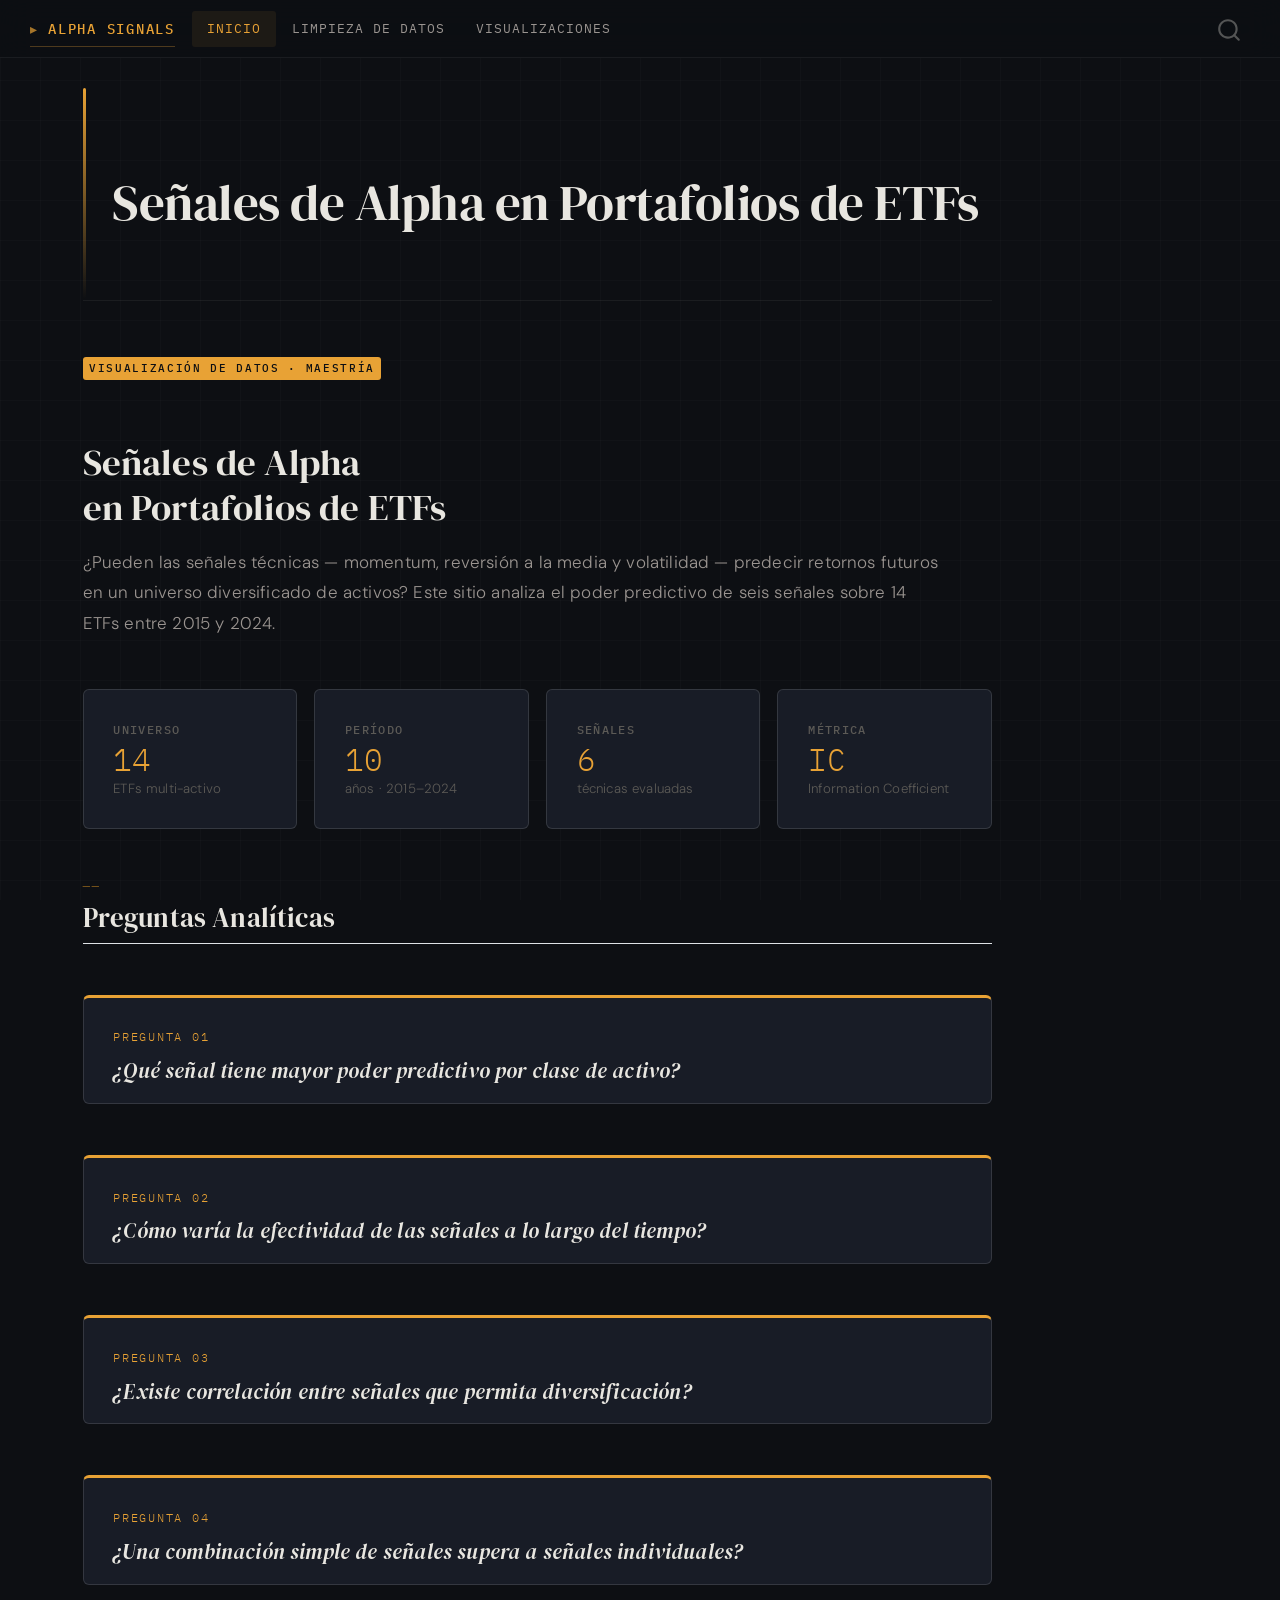
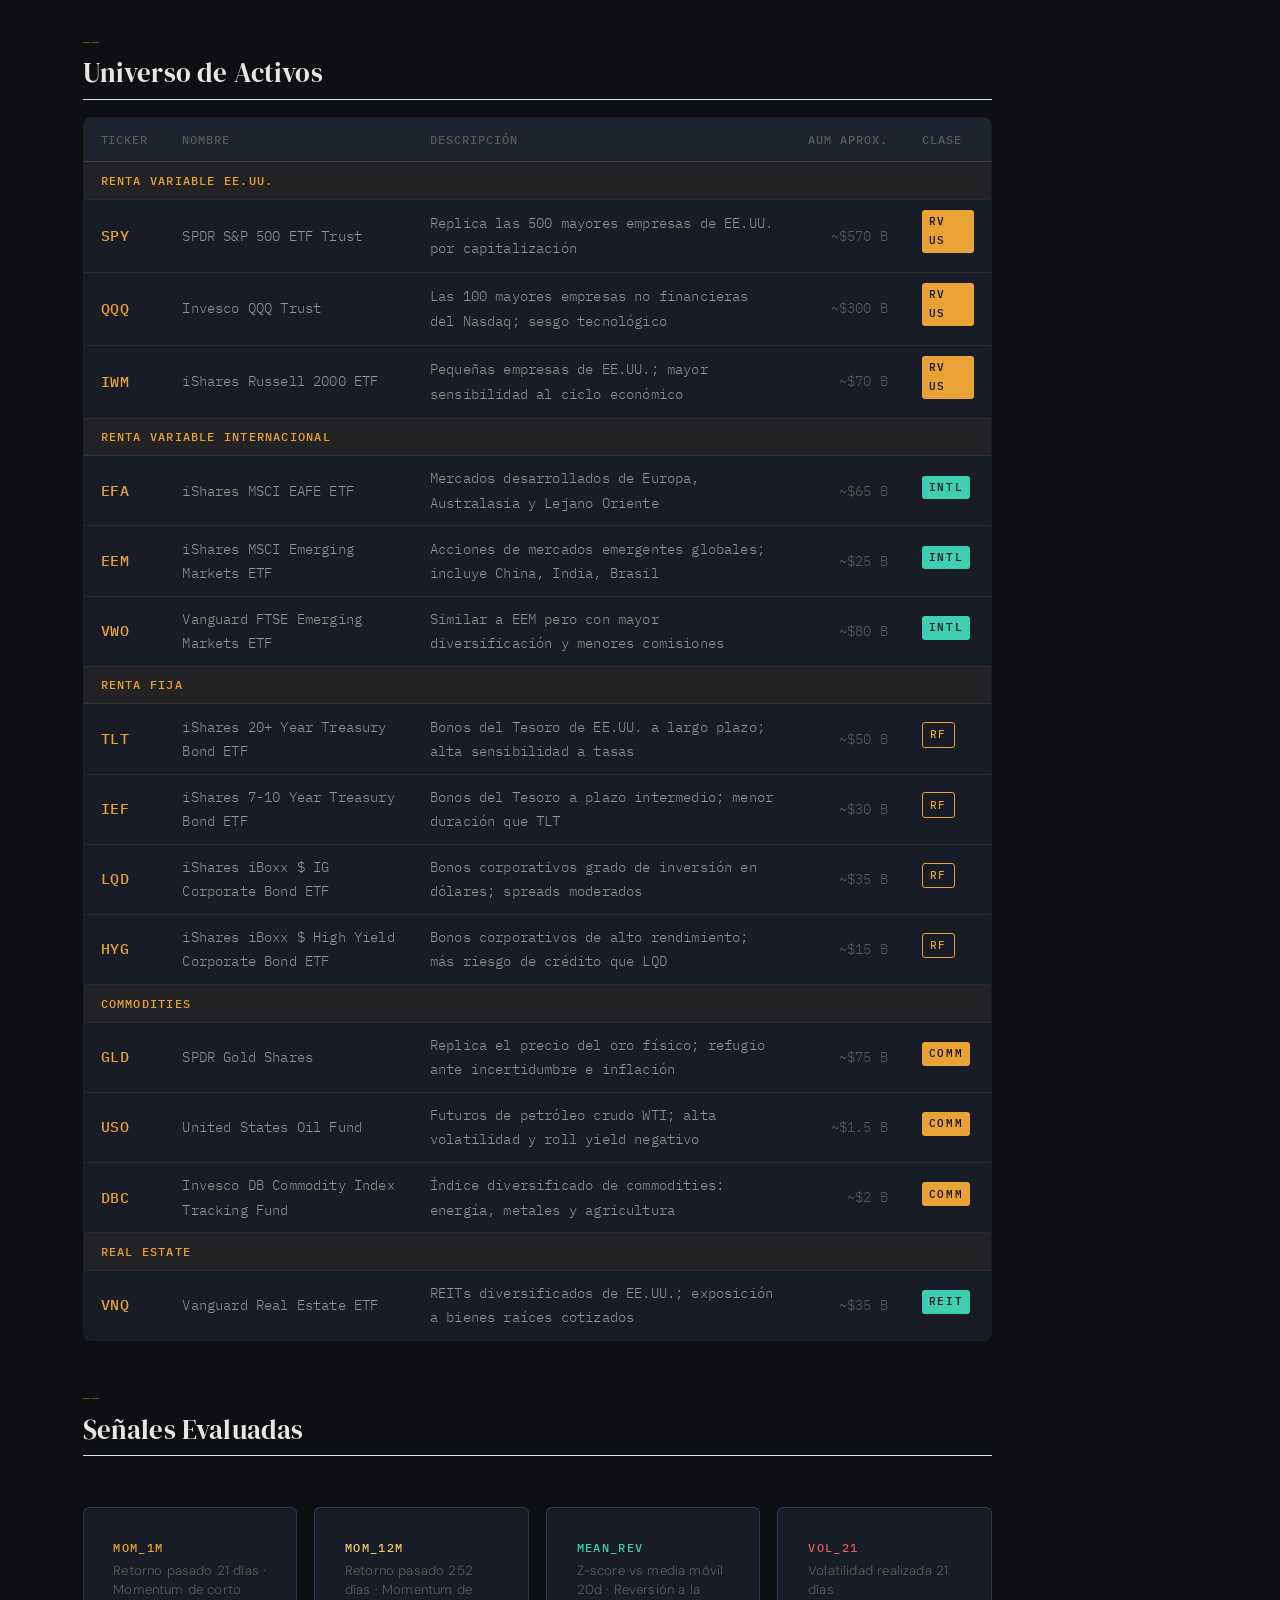
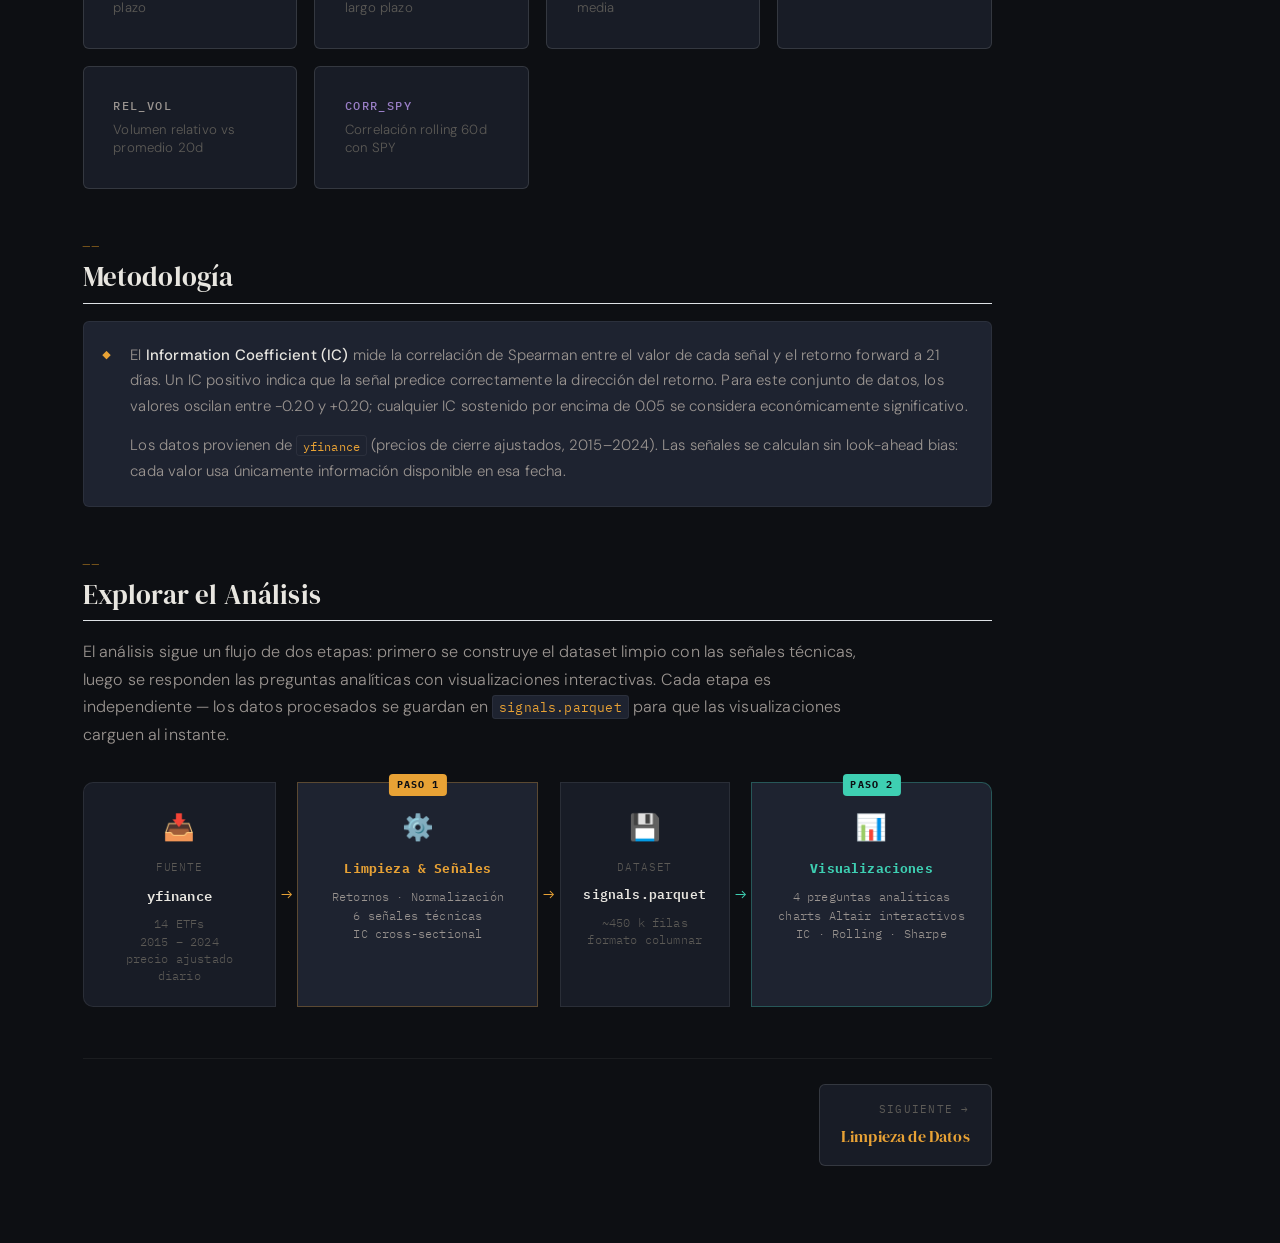
<file: docs/index.html>
<!DOCTYPE html>
<html xmlns="http://www.w3.org/1999/xhtml" lang="en" xml:lang="en"><head>

<meta charset="utf-8">
<meta name="generator" content="quarto-1.9.36">

<meta name="viewport" content="width=device-width, initial-scale=1.0, user-scalable=yes">


<title>Señales de Alpha en Portafolios de ETFs – Alpha Signals</title>
<style>
/* Default styles provided by pandoc.
** See https://pandoc.org/MANUAL.html#variables-for-html for config info.
*/
code{white-space: pre-wrap;}
span.smallcaps{font-variant: small-caps;}
div.columns{display: flex; gap: min(4vw, 1.5em);}
div.column{flex: auto; overflow-x: auto;}
div.hanging-indent{margin-left: 1.5em; text-indent: -1.5em;}
ul.task-list{list-style: none;}
ul.task-list li input[type="checkbox"] {
  width: 0.8em;
  margin: 0 0.8em 0.2em -1em; /* quarto-specific, see https://github.com/quarto-dev/quarto-cli/issues/4556 */ 
  vertical-align: middle;
}
</style>


<script src="site_libs/quarto-nav/quarto-nav.js"></script>
<script src="site_libs/quarto-nav/headroom.min.js"></script>
<script src="site_libs/clipboard/clipboard.min.js"></script>
<script src="site_libs/quarto-search/autocomplete.umd.js"></script>
<script src="site_libs/quarto-search/fuse.min.js"></script>
<script src="site_libs/quarto-search/quarto-search.js"></script>
<meta name="quarto:offset" content="./">
<link href="./favicon.svg" rel="icon" type="image/svg+xml">
<script src="site_libs/quarto-html/quarto.js" type="module"></script>
<script src="site_libs/quarto-html/tabsets/tabsets.js" type="module"></script>
<script src="site_libs/quarto-html/popper.min.js"></script>
<script src="site_libs/quarto-html/tippy.umd.min.js"></script>
<script src="site_libs/quarto-html/anchor.min.js"></script>
<link href="site_libs/quarto-html/tippy.css" rel="stylesheet">
<link href="site_libs/quarto-html/quarto-syntax-highlighting-845c23b38eaddc0f92fda52bfe77a8c8.css" rel="stylesheet" id="quarto-text-highlighting-styles">
<script src="site_libs/bootstrap/bootstrap.min.js"></script>
<link href="site_libs/bootstrap/bootstrap-icons.css" rel="stylesheet">
<link href="site_libs/bootstrap/bootstrap-a0f9fd0d421825b736dc1bbcbcba2219.min.css" rel="stylesheet" append-hash="true" id="quarto-bootstrap" data-mode="light">
<script id="quarto-search-options" type="application/json">{
  "location": "navbar",
  "copy-button": false,
  "collapse-after": 3,
  "panel-placement": "end",
  "type": "overlay",
  "limit": 50,
  "keyboard-shortcut": [
    "f",
    "/",
    "s"
  ],
  "show-item-context": false,
  "language": {
    "search-no-results-text": "No results",
    "search-matching-documents-text": "matching documents",
    "search-copy-link-title": "Copy link to search",
    "search-hide-matches-text": "Hide additional matches",
    "search-more-match-text": "more match in this document",
    "search-more-matches-text": "more matches in this document",
    "search-clear-button-title": "Clear",
    "search-text-placeholder": "",
    "search-detached-cancel-button-title": "Cancel",
    "search-submit-button-title": "Submit",
    "search-label": "Search"
  }
}</script>


<link rel="stylesheet" href="theme.css">
</head>

<body class="nav-fixed fullcontent quarto-light">

<div id="quarto-search-results"></div>
  <header id="quarto-header" class="headroom fixed-top">
    <nav class="navbar navbar-expand-lg " data-bs-theme="dark">
      <div class="navbar-container container-fluid">
      <div class="navbar-brand-container mx-auto">
    <a class="navbar-brand" href="./index.html">
    <span class="navbar-title">Alpha Signals</span>
    </a>
  </div>
            <div id="quarto-search" class="" title="Search"></div>
          <button class="navbar-toggler" type="button" data-bs-toggle="collapse" data-bs-target="#navbarCollapse" aria-controls="navbarCollapse" role="menu" aria-expanded="false" aria-label="Toggle navigation" onclick="if (window.quartoToggleHeadroom) { window.quartoToggleHeadroom(); }">
  <span class="navbar-toggler-icon"></span>
</button>
          <div class="collapse navbar-collapse" id="navbarCollapse">
            <ul class="navbar-nav navbar-nav-scroll me-auto">
  <li class="nav-item">
    <a class="nav-link active" href="./index.html" aria-current="page"> 
<span class="menu-text">Inicio</span></a>
  </li>  
  <li class="nav-item">
    <a class="nav-link" href="./data_cleaning.html"> 
<span class="menu-text">Limpieza de Datos</span></a>
  </li>  
  <li class="nav-item">
    <a class="nav-link" href="./visualizations.html"> 
<span class="menu-text">Visualizaciones</span></a>
  </li>  
</ul>
          </div> <!-- /navcollapse -->
            <div class="quarto-navbar-tools">
</div>
      </div> <!-- /container-fluid -->
    </nav>
</header>
<!-- content -->
<div id="quarto-content" class="quarto-container page-columns page-rows-contents page-layout-article page-navbar">
<!-- sidebar -->
<!-- margin-sidebar -->
    
<!-- main -->
<main class="content" id="quarto-document-content">

<header id="title-block-header" class="quarto-title-block default">
<div class="quarto-title">
<h1 class="title">Señales de Alpha en Portafolios de ETFs</h1>
</div>



<div class="quarto-title-meta">

    
  
    
  </div>
  


</header>


<section class="hero">
  <div class="hero-eyebrow">
    <span class="section-tag">Visualización de Datos · Maestría</span>
  </div>
  <h1 class="hero-title">Señales de Alpha<br>en Portafolios de ETFs</h1>
  <p class="hero-subtitle">
    ¿Pueden las señales técnicas — momentum, reversión a la media y volatilidad —
    predecir retornos futuros en un universo diversificado de activos?
    Este sitio analiza el poder predictivo de seis señales sobre 14 ETFs
    entre 2015 y 2024.
  </p>
</section>
<div class="stat-grid">
  <div class="stat-card">
    <div class="stat-label">Universo</div>
    <div class="stat-value">14</div>
    <div class="stat-desc">ETFs multi-activo</div>
  </div>
  <div class="stat-card">
    <div class="stat-label">Período</div>
    <div class="stat-value">10</div>
    <div class="stat-desc">años · 2015–2024</div>
  </div>
  <div class="stat-card">
    <div class="stat-label">Señales</div>
    <div class="stat-value">6</div>
    <div class="stat-desc">técnicas evaluadas</div>
  </div>
  <div class="stat-card">
    <div class="stat-label">Métrica</div>
    <div class="stat-value">IC</div>
    <div class="stat-desc">Information Coefficient</div>
  </div>
</div>
<section id="preguntas-analíticas" class="level2">
<h2 class="anchored" data-anchor-id="preguntas-analíticas">Preguntas Analíticas</h2>
<div class="question-block">
  <div class="q-label">Pregunta 01</div>
  <div class="q-text">¿Qué señal tiene mayor poder predictivo por clase de activo?</div>
</div>

<div class="question-block">
  <div class="q-label">Pregunta 02</div>
  <div class="q-text">¿Cómo varía la efectividad de las señales a lo largo del tiempo?</div>
</div>

<div class="question-block">
  <div class="q-label">Pregunta 03</div>
  <div class="q-text">¿Existe correlación entre señales que permita diversificación?</div>
</div>

<div class="question-block">
  <div class="q-label">Pregunta 04</div>
  <div class="q-text">¿Una combinación simple de señales supera a señales individuales?</div>
</div>
</section>
<section id="universo-de-activos" class="level2">
<h2 class="anchored" data-anchor-id="universo-de-activos">Universo de Activos</h2>
<table class="etf-table caption-top table">
<thead>
<tr class="header">
<th data-quarto-table-cell-role="th">Ticker</th>
<th data-quarto-table-cell-role="th">Nombre</th>
<th data-quarto-table-cell-role="th">Descripción</th>
<th data-quarto-table-cell-role="th">AUM aprox.</th>
<th data-quarto-table-cell-role="th">Clase</th>
</tr>
</thead>
<tbody>
<tr class="etf-group-header odd">
<td colspan="5">Renta Variable EE.UU.</td>
</tr>
<tr class="even">
<td class="ticker">SPY</td>
<td>SPDR S&amp;P 500 ETF Trust</td>
<td>Replica las 500 mayores empresas de EE.UU. por capitalización</td>
<td class="aum">~$570 B</td>
<td><span class="section-tag">RV US</span></td>
</tr>
<tr class="odd">
<td class="ticker">QQQ</td>
<td>Invesco QQQ Trust</td>
<td>Las 100 mayores empresas no financieras del Nasdaq; sesgo tecnológico</td>
<td class="aum">~$300 B</td>
<td><span class="section-tag">RV US</span></td>
</tr>
<tr class="even">
<td class="ticker">IWM</td>
<td>iShares Russell 2000 ETF</td>
<td>Pequeñas empresas de EE.UU.; mayor sensibilidad al ciclo económico</td>
<td class="aum">~$70 B</td>
<td><span class="section-tag">RV US</span></td>
</tr>
<tr class="etf-group-header odd">
<td colspan="5">Renta Variable Internacional</td>
</tr>
<tr class="even">
<td class="ticker">EFA</td>
<td>iShares MSCI EAFE ETF</td>
<td>Mercados desarrollados de Europa, Australasia y Lejano Oriente</td>
<td class="aum">~$65 B</td>
<td><span class="section-tag teal">Intl</span></td>
</tr>
<tr class="odd">
<td class="ticker">EEM</td>
<td>iShares MSCI Emerging Markets ETF</td>
<td>Acciones de mercados emergentes globales; incluye China, India, Brasil</td>
<td class="aum">~$25 B</td>
<td><span class="section-tag teal">Intl</span></td>
</tr>
<tr class="even">
<td class="ticker">VWO</td>
<td>Vanguard FTSE Emerging Markets ETF</td>
<td>Similar a EEM pero con mayor diversificación y menores comisiones</td>
<td class="aum">~$80 B</td>
<td><span class="section-tag teal">Intl</span></td>
</tr>
<tr class="etf-group-header odd">
<td colspan="5">Renta Fija</td>
</tr>
<tr class="even">
<td class="ticker">TLT</td>
<td>iShares 20+ Year Treasury Bond ETF</td>
<td>Bonos del Tesoro de EE.UU. a largo plazo; alta sensibilidad a tasas</td>
<td class="aum">~$50 B</td>
<td><span class="section-tag outline">RF</span></td>
</tr>
<tr class="odd">
<td class="ticker">IEF</td>
<td>iShares 7-10 Year Treasury Bond ETF</td>
<td>Bonos del Tesoro a plazo intermedio; menor duración que TLT</td>
<td class="aum">~$30 B</td>
<td><span class="section-tag outline">RF</span></td>
</tr>
<tr class="even">
<td class="ticker">LQD</td>
<td>iShares iBoxx $ IG Corporate Bond ETF</td>
<td>Bonos corporativos grado de inversión en dólares; spreads moderados</td>
<td class="aum">~$35 B</td>
<td><span class="section-tag outline">RF</span></td>
</tr>
<tr class="odd">
<td class="ticker">HYG</td>
<td>iShares iBoxx $ High Yield Corporate Bond ETF</td>
<td>Bonos corporativos de alto rendimiento; más riesgo de crédito que LQD</td>
<td class="aum">~$15 B</td>
<td><span class="section-tag outline">RF</span></td>
</tr>
<tr class="etf-group-header even">
<td colspan="5">Commodities</td>
</tr>
<tr class="odd">
<td class="ticker">GLD</td>
<td>SPDR Gold Shares</td>
<td>Replica el precio del oro físico; refugio ante incertidumbre e inflación</td>
<td class="aum">~$75 B</td>
<td><span class="section-tag">Comm</span></td>
</tr>
<tr class="even">
<td class="ticker">USO</td>
<td>United States Oil Fund</td>
<td>Futuros de petróleo crudo WTI; alta volatilidad y roll yield negativo</td>
<td class="aum">~$1.5 B</td>
<td><span class="section-tag">Comm</span></td>
</tr>
<tr class="odd">
<td class="ticker">DBC</td>
<td>Invesco DB Commodity Index Tracking Fund</td>
<td>Índice diversificado de commodities: energía, metales y agricultura</td>
<td class="aum">~$2 B</td>
<td><span class="section-tag">Comm</span></td>
</tr>
<tr class="etf-group-header even">
<td colspan="5">Real Estate</td>
</tr>
<tr class="odd">
<td class="ticker">VNQ</td>
<td>Vanguard Real Estate ETF</td>
<td>REITs diversificados de EE.UU.; exposición a bienes raíces cotizados</td>
<td class="aum">~$35 B</td>
<td><span class="section-tag teal">REIT</span></td>
</tr>
</tbody>
</table>
</section>
<section id="señales-evaluadas" class="level2">
<h2 class="anchored" data-anchor-id="señales-evaluadas">Señales Evaluadas</h2>
<div class="stat-grid">
  <div class="stat-card">
    <div class="stat-label" style="color:#e8a235">mom_1m</div>
    <div class="stat-desc">Retorno pasado 21 días · Momentum de corto plazo</div>
  </div>
  <div class="stat-card">
    <div class="stat-label" style="color:#f5c96a">mom_12m</div>
    <div class="stat-desc">Retorno pasado 252 días · Momentum de largo plazo</div>
  </div>
  <div class="stat-card">
    <div class="stat-label" style="color:#3ecfb2">mean_rev</div>
    <div class="stat-desc">Z-score vs media móvil 20d · Reversión a la media</div>
  </div>
  <div class="stat-card">
    <div class="stat-label" style="color:#e05c5c">vol_21</div>
    <div class="stat-desc">Volatilidad realizada 21 días</div>
  </div>
  <div class="stat-card">
    <div class="stat-label" style="color:#9a9490">rel_vol</div>
    <div class="stat-desc">Volumen relativo vs promedio 20d</div>
  </div>
  <div class="stat-card">
    <div class="stat-label" style="color:#9a7fc7">corr_spy</div>
    <div class="stat-desc">Correlación rolling 60d con SPY</div>
  </div>
</div>
</section>
<section id="metodología" class="level2">
<h2 class="anchored" data-anchor-id="metodología">Metodología</h2>
<div class="insight-box">
  <p>
    El <strong>Information Coefficient (IC)</strong> mide la correlación de Spearman entre
    el valor de cada señal y el retorno forward a 21 días. Un IC positivo indica que la
    señal predice correctamente la dirección del retorno. Para este conjunto de datos,
    los valores oscilan entre −0.20 y +0.20; cualquier IC sostenido por encima de 0.05
    se considera económicamente significativo.
  </p>
  <p>
    Los datos provienen de <code>yfinance</code> (precios de cierre ajustados, 2015–2024).
    Las señales se calculan sin look-ahead bias: cada valor usa únicamente información
    disponible en esa fecha.
  </p>
</div>
</section>
<section id="explorar-el-análisis" class="level2">
<h2 class="anchored" data-anchor-id="explorar-el-análisis">Explorar el Análisis</h2>
<p style="color:#9a9490; font-family:'DM Sans',sans-serif; font-size:0.95rem; margin-bottom:2rem; line-height:1.7;">
  El análisis sigue un flujo de dos etapas: primero se construye el dataset limpio con
  las señales técnicas, luego se responden las preguntas analíticas con visualizaciones
  interactivas. Cada etapa es independiente — los datos procesados se guardan en
  <code>signals.parquet</code> para que las visualizaciones carguen al instante.
</p>

<div style="display:flex; align-items:stretch; gap:0; margin-bottom:2.5rem; font-family:'IBM Plex Mono',monospace;">

  <!-- Nodo 1: Fuente -->
  <div style="flex:1; background:#181c26; border:1px solid rgba(255,255,255,0.08); border-radius:10px 0 0 10px; padding:1.25rem 1rem; text-align:center;">
    <div style="font-size:1.5rem; margin-bottom:0.5rem;">📥</div>
    <div style="color:#5c5a56; font-size:0.65rem; letter-spacing:0.08em; text-transform:uppercase; margin-bottom:0.35rem;">Fuente</div>
    <div style="color:#e8e6e0; font-size:0.8rem; font-weight:600; margin-bottom:0.5rem;">yfinance</div>
    <div style="color:#5c5a56; font-size:0.68rem; line-height:1.5;">14 ETFs<br>2015 – 2024<br>precio ajustado diario</div>
  </div>

  <!-- Flecha -->
  <div style="display:flex; align-items:center; padding:0 0.3rem; color:#e8a235; font-size:1.1rem;">→</div>

  <!-- Nodo 2: Limpieza -->
  <div style="flex:1.3; background:#1e2330; border:1px solid rgba(232,162,53,0.3); border-radius:0; padding:1.25rem 1rem; text-align:center; position:relative;">
    <div style="position:absolute; top:-9px; left:50%; transform:translateX(-50%); background:#e8a235; color:#0d0f13; font-size:0.6rem; font-weight:700; letter-spacing:0.1em; padding:2px 8px; border-radius:4px;">PASO 1</div>
    <div style="font-size:1.5rem; margin-bottom:0.5rem;">⚙️</div>
    <div style="color:#e8a235; font-size:0.75rem; font-weight:700; margin-bottom:0.5rem;">Limpieza &amp; Señales</div>
    <div style="color:#9a9490; font-size:0.68rem; line-height:1.6;">Retornos · Normalización<br>6 señales técnicas<br>IC cross-sectional</div>
  </div>

  <!-- Flecha -->
  <div style="display:flex; align-items:center; padding:0 0.3rem; color:#e8a235; font-size:1.1rem;">→</div>

  <!-- Nodo 3: Parquet -->
  <div style="flex:0.85; background:#181c26; border:1px solid rgba(255,255,255,0.08); border-radius:0; padding:1.25rem 1rem; text-align:center;">
    <div style="font-size:1.5rem; margin-bottom:0.5rem;">💾</div>
    <div style="color:#5c5a56; font-size:0.65rem; letter-spacing:0.08em; text-transform:uppercase; margin-bottom:0.35rem;">Dataset</div>
    <div style="color:#e8e6e0; font-size:0.75rem; font-weight:600; margin-bottom:0.5rem;">signals.parquet</div>
    <div style="color:#5c5a56; font-size:0.68rem; line-height:1.5;">~450 k filas<br>formato columnar</div>
  </div>

  <!-- Flecha -->
  <div style="display:flex; align-items:center; padding:0 0.3rem; color:#3ecfb2; font-size:1.1rem;">→</div>

  <!-- Nodo 4: Visualizaciones -->
  <div style="flex:1.3; background:#1e2330; border:1px solid rgba(62,207,178,0.3); border-radius:0 10px 10px 0; padding:1.25rem 1rem; text-align:center; position:relative;">
    <div style="position:absolute; top:-9px; left:50%; transform:translateX(-50%); background:#3ecfb2; color:#0d0f13; font-size:0.6rem; font-weight:700; letter-spacing:0.1em; padding:2px 8px; border-radius:4px;">PASO 2</div>
    <div style="font-size:1.5rem; margin-bottom:0.5rem;">📊</div>
    <div style="color:#3ecfb2; font-size:0.75rem; font-weight:700; margin-bottom:0.5rem;">Visualizaciones</div>
    <div style="color:#9a9490; font-size:0.68rem; line-height:1.6;">4 preguntas analíticas<br>charts Altair interactivos<br>IC · Rolling · Sharpe</div>
  </div>

</div>
<nav class="page-navigation">
  <div></div>
  <a href="./data_cleaning.html" class="nav-page-next">
    <span class="nav-page-text">Siguiente →</span>
    <span class="nav-page-title">Limpieza de Datos</span>
  </a>
</nav>


</section>

</main> <!-- /main -->
<script id="quarto-html-after-body" type="application/javascript">
  window.document.addEventListener("DOMContentLoaded", function (event) {
    const icon = "";
    const anchorJS = new window.AnchorJS();
    anchorJS.options = {
      placement: 'right',
      icon: icon
    };
    anchorJS.add('.anchored');
    const isCodeAnnotation = (el) => {
      for (const clz of el.classList) {
        if (clz.startsWith('code-annotation-')) {                     
          return true;
        }
      }
      return false;
    }
    const onCopySuccess = function(e) {
      // button target
      const button = e.trigger;
      // don't keep focus
      button.blur();
      // flash "checked"
      button.classList.add('code-copy-button-checked');
      var currentTitle = button.getAttribute("title");
      button.setAttribute("title", "Copied!");
      let tooltip;
      if (window.bootstrap) {
        button.setAttribute("data-bs-toggle", "tooltip");
        button.setAttribute("data-bs-placement", "left");
        button.setAttribute("data-bs-title", "Copied!");
        tooltip = new bootstrap.Tooltip(button, 
          { trigger: "manual", 
            customClass: "code-copy-button-tooltip",
            offset: [0, -8]});
        tooltip.show();    
      }
      setTimeout(function() {
        if (tooltip) {
          tooltip.hide();
          button.removeAttribute("data-bs-title");
          button.removeAttribute("data-bs-toggle");
          button.removeAttribute("data-bs-placement");
        }
        button.setAttribute("title", currentTitle);
        button.classList.remove('code-copy-button-checked');
      }, 1000);
      // clear code selection
      e.clearSelection();
    }
    const getTextToCopy = function(trigger) {
      const outerScaffold = trigger.parentElement.cloneNode(true);
      const codeEl = outerScaffold.querySelector('code');
      for (const childEl of codeEl.children) {
        if (isCodeAnnotation(childEl)) {
          childEl.remove();
        }
      }
      return codeEl.innerText;
    }
    const clipboard = new window.ClipboardJS('.code-copy-button:not([data-in-quarto-modal])', {
      text: getTextToCopy
    });
    clipboard.on('success', onCopySuccess);
    if (window.document.getElementById('quarto-embedded-source-code-modal')) {
      const clipboardModal = new window.ClipboardJS('.code-copy-button[data-in-quarto-modal]', {
        text: getTextToCopy,
        container: window.document.getElementById('quarto-embedded-source-code-modal')
      });
      clipboardModal.on('success', onCopySuccess);
    }
      var localhostRegex = new RegExp(/^(?:http|https):\/\/localhost\:?[0-9]*\//);
      var mailtoRegex = new RegExp(/^mailto:/);
        var filterRegex = new RegExp('/' + window.location.host + '/');
      var isInternal = (href) => {
          return filterRegex.test(href) || localhostRegex.test(href) || mailtoRegex.test(href);
      }
      // Inspect non-navigation links and adorn them if external
     var links = window.document.querySelectorAll('a[href]:not(.nav-link):not(.navbar-brand):not(.toc-action):not(.sidebar-link):not(.sidebar-item-toggle):not(.pagination-link):not(.no-external):not([aria-hidden]):not(.dropdown-item):not(.quarto-navigation-tool):not(.about-link)');
      for (var i=0; i<links.length; i++) {
        const link = links[i];
        if (!isInternal(link.href)) {
          // undo the damage that might have been done by quarto-nav.js in the case of
          // links that we want to consider external
          if (link.dataset.originalHref !== undefined) {
            link.href = link.dataset.originalHref;
          }
        }
      }
    function tippyHover(el, contentFn, onTriggerFn, onUntriggerFn) {
      const config = {
        allowHTML: true,
        maxWidth: 500,
        delay: 100,
        arrow: false,
        appendTo: function(el) {
            return el.parentElement;
        },
        interactive: true,
        interactiveBorder: 10,
        theme: 'quarto',
        placement: 'bottom-start',
      };
      if (contentFn) {
        config.content = contentFn;
      }
      if (onTriggerFn) {
        config.onTrigger = onTriggerFn;
      }
      if (onUntriggerFn) {
        config.onUntrigger = onUntriggerFn;
      }
      window.tippy(el, config); 
    }
    const noterefs = window.document.querySelectorAll('a[role="doc-noteref"]');
    for (var i=0; i<noterefs.length; i++) {
      const ref = noterefs[i];
      tippyHover(ref, function() {
        // use id or data attribute instead here
        let href = ref.getAttribute('data-footnote-href') || ref.getAttribute('href');
        try { href = new URL(href).hash; } catch {}
        const id = href.replace(/^#\/?/, "");
        const note = window.document.getElementById(id);
        if (note) {
          return note.innerHTML;
        } else {
          return "";
        }
      });
    }
    const xrefs = window.document.querySelectorAll('a.quarto-xref');
    const processXRef = (id, note) => {
      // Strip column container classes
      const stripColumnClz = (el) => {
        el.classList.remove("page-full", "page-columns");
        if (el.children) {
          for (const child of el.children) {
            stripColumnClz(child);
          }
        }
      }
      stripColumnClz(note)
      if (id === null || id.startsWith('sec-')) {
        // Special case sections, only their first couple elements
        const container = document.createElement("div");
        if (note.children && note.children.length > 2) {
          container.appendChild(note.children[0].cloneNode(true));
          for (let i = 1; i < note.children.length; i++) {
            const child = note.children[i];
            if (child.tagName === "P" && child.innerText === "") {
              continue;
            } else {
              container.appendChild(child.cloneNode(true));
              break;
            }
          }
          if (window.Quarto?.typesetMath) {
            window.Quarto.typesetMath(container);
          }
          return container.innerHTML
        } else {
          if (window.Quarto?.typesetMath) {
            window.Quarto.typesetMath(note);
          }
          return note.innerHTML;
        }
      } else {
        // Remove any anchor links if they are present
        const anchorLink = note.querySelector('a.anchorjs-link');
        if (anchorLink) {
          anchorLink.remove();
        }
        if (window.Quarto?.typesetMath) {
          window.Quarto.typesetMath(note);
        }
        if (note.classList.contains("callout")) {
          return note.outerHTML;
        } else {
          return note.innerHTML;
        }
      }
    }
    for (var i=0; i<xrefs.length; i++) {
      const xref = xrefs[i];
      tippyHover(xref, undefined, function(instance) {
        instance.disable();
        let url = xref.getAttribute('href');
        let hash = undefined; 
        if (url.startsWith('#')) {
          hash = url;
        } else {
          try { hash = new URL(url).hash; } catch {}
        }
        if (hash) {
          const id = hash.replace(/^#\/?/, "");
          const note = window.document.getElementById(id);
          if (note !== null) {
            try {
              const html = processXRef(id, note.cloneNode(true));
              instance.setContent(html);
            } finally {
              instance.enable();
              instance.show();
            }
          } else {
            // See if we can fetch this
            fetch(url.split('#')[0])
            .then(res => res.text())
            .then(html => {
              const parser = new DOMParser();
              const htmlDoc = parser.parseFromString(html, "text/html");
              const note = htmlDoc.getElementById(id);
              if (note !== null) {
                const html = processXRef(id, note);
                instance.setContent(html);
              } 
            }).finally(() => {
              instance.enable();
              instance.show();
            });
          }
        } else {
          // See if we can fetch a full url (with no hash to target)
          // This is a special case and we should probably do some content thinning / targeting
          fetch(url)
          .then(res => res.text())
          .then(html => {
            const parser = new DOMParser();
            const htmlDoc = parser.parseFromString(html, "text/html");
            const note = htmlDoc.querySelector('main.content');
            if (note !== null) {
              // This should only happen for chapter cross references
              // (since there is no id in the URL)
              // remove the first header
              if (note.children.length > 0 && note.children[0].tagName === "HEADER") {
                note.children[0].remove();
              }
              const html = processXRef(null, note);
              instance.setContent(html);
            } 
          }).finally(() => {
            instance.enable();
            instance.show();
          });
        }
      }, function(instance) {
      });
    }
        let selectedAnnoteEl;
        const selectorForAnnotation = ( cell, annotation) => {
          let cellAttr = 'data-code-cell="' + cell + '"';
          let lineAttr = 'data-code-annotation="' +  annotation + '"';
          const selector = 'span[' + cellAttr + '][' + lineAttr + ']';
          return selector;
        }
        const selectCodeLines = (annoteEl) => {
          const doc = window.document;
          const targetCell = annoteEl.getAttribute("data-target-cell");
          const targetAnnotation = annoteEl.getAttribute("data-target-annotation");
          const annoteSpan = window.document.querySelector(selectorForAnnotation(targetCell, targetAnnotation));
          const lines = annoteSpan.getAttribute("data-code-lines").split(",");
          const lineIds = lines.map((line) => {
            return targetCell + "-" + line;
          })
          let top = null;
          let height = null;
          let parent = null;
          if (lineIds.length > 0) {
              //compute the position of the single el (top and bottom and make a div)
              const el = window.document.getElementById(lineIds[0]);
              top = el.offsetTop;
              height = el.offsetHeight;
              parent = el.parentElement.parentElement;
            if (lineIds.length > 1) {
              const lastEl = window.document.getElementById(lineIds[lineIds.length - 1]);
              const bottom = lastEl.offsetTop + lastEl.offsetHeight;
              height = bottom - top;
            }
            if (top !== null && height !== null && parent !== null) {
              // cook up a div (if necessary) and position it 
              let div = window.document.getElementById("code-annotation-line-highlight");
              if (div === null) {
                div = window.document.createElement("div");
                div.setAttribute("id", "code-annotation-line-highlight");
                div.style.position = 'absolute';
                parent.appendChild(div);
              }
              div.style.top = top - 2 + "px";
              div.style.height = height + 4 + "px";
              div.style.left = 0;
              let gutterDiv = window.document.getElementById("code-annotation-line-highlight-gutter");
              if (gutterDiv === null) {
                gutterDiv = window.document.createElement("div");
                gutterDiv.setAttribute("id", "code-annotation-line-highlight-gutter");
                gutterDiv.style.position = 'absolute';
                const codeCell = window.document.getElementById(targetCell);
                const gutter = codeCell.querySelector('.code-annotation-gutter');
                gutter.appendChild(gutterDiv);
              }
              gutterDiv.style.top = top - 2 + "px";
              gutterDiv.style.height = height + 4 + "px";
            }
            selectedAnnoteEl = annoteEl;
          }
        };
        const unselectCodeLines = () => {
          const elementsIds = ["code-annotation-line-highlight", "code-annotation-line-highlight-gutter"];
          elementsIds.forEach((elId) => {
            const div = window.document.getElementById(elId);
            if (div) {
              div.remove();
            }
          });
          selectedAnnoteEl = undefined;
        };
          // Handle positioning of the toggle
      window.addEventListener(
        "resize",
        throttle(() => {
          elRect = undefined;
          if (selectedAnnoteEl) {
            selectCodeLines(selectedAnnoteEl);
          }
        }, 10)
      );
      function throttle(fn, ms) {
      let throttle = false;
      let timer;
        return (...args) => {
          if(!throttle) { // first call gets through
              fn.apply(this, args);
              throttle = true;
          } else { // all the others get throttled
              if(timer) clearTimeout(timer); // cancel #2
              timer = setTimeout(() => {
                fn.apply(this, args);
                timer = throttle = false;
              }, ms);
          }
        };
      }
        // Attach click handler to the DT
        const annoteDls = window.document.querySelectorAll('dt[data-target-cell]');
        for (const annoteDlNode of annoteDls) {
          annoteDlNode.addEventListener('click', (event) => {
            const clickedEl = event.target;
            if (clickedEl !== selectedAnnoteEl) {
              unselectCodeLines();
              const activeEl = window.document.querySelector('dt[data-target-cell].code-annotation-active');
              if (activeEl) {
                activeEl.classList.remove('code-annotation-active');
              }
              selectCodeLines(clickedEl);
              clickedEl.classList.add('code-annotation-active');
            } else {
              // Unselect the line
              unselectCodeLines();
              clickedEl.classList.remove('code-annotation-active');
            }
          });
        }
    const findCites = (el) => {
      const parentEl = el.parentElement;
      if (parentEl) {
        const cites = parentEl.dataset.cites;
        if (cites) {
          return {
            el,
            cites: cites.split(' ')
          };
        } else {
          return findCites(el.parentElement)
        }
      } else {
        return undefined;
      }
    };
    var bibliorefs = window.document.querySelectorAll('a[role="doc-biblioref"]');
    for (var i=0; i<bibliorefs.length; i++) {
      const ref = bibliorefs[i];
      const citeInfo = findCites(ref);
      if (citeInfo) {
        tippyHover(citeInfo.el, function() {
          var popup = window.document.createElement('div');
          citeInfo.cites.forEach(function(cite) {
            var citeDiv = window.document.createElement('div');
            citeDiv.classList.add('hanging-indent');
            citeDiv.classList.add('csl-entry');
            var biblioDiv = window.document.getElementById('ref-' + cite);
            if (biblioDiv) {
              citeDiv.innerHTML = biblioDiv.innerHTML;
            }
            popup.appendChild(citeDiv);
          });
          return popup.innerHTML;
        });
      }
    }
  });
  </script>
</div> <!-- /content -->




</body></html>
</file>
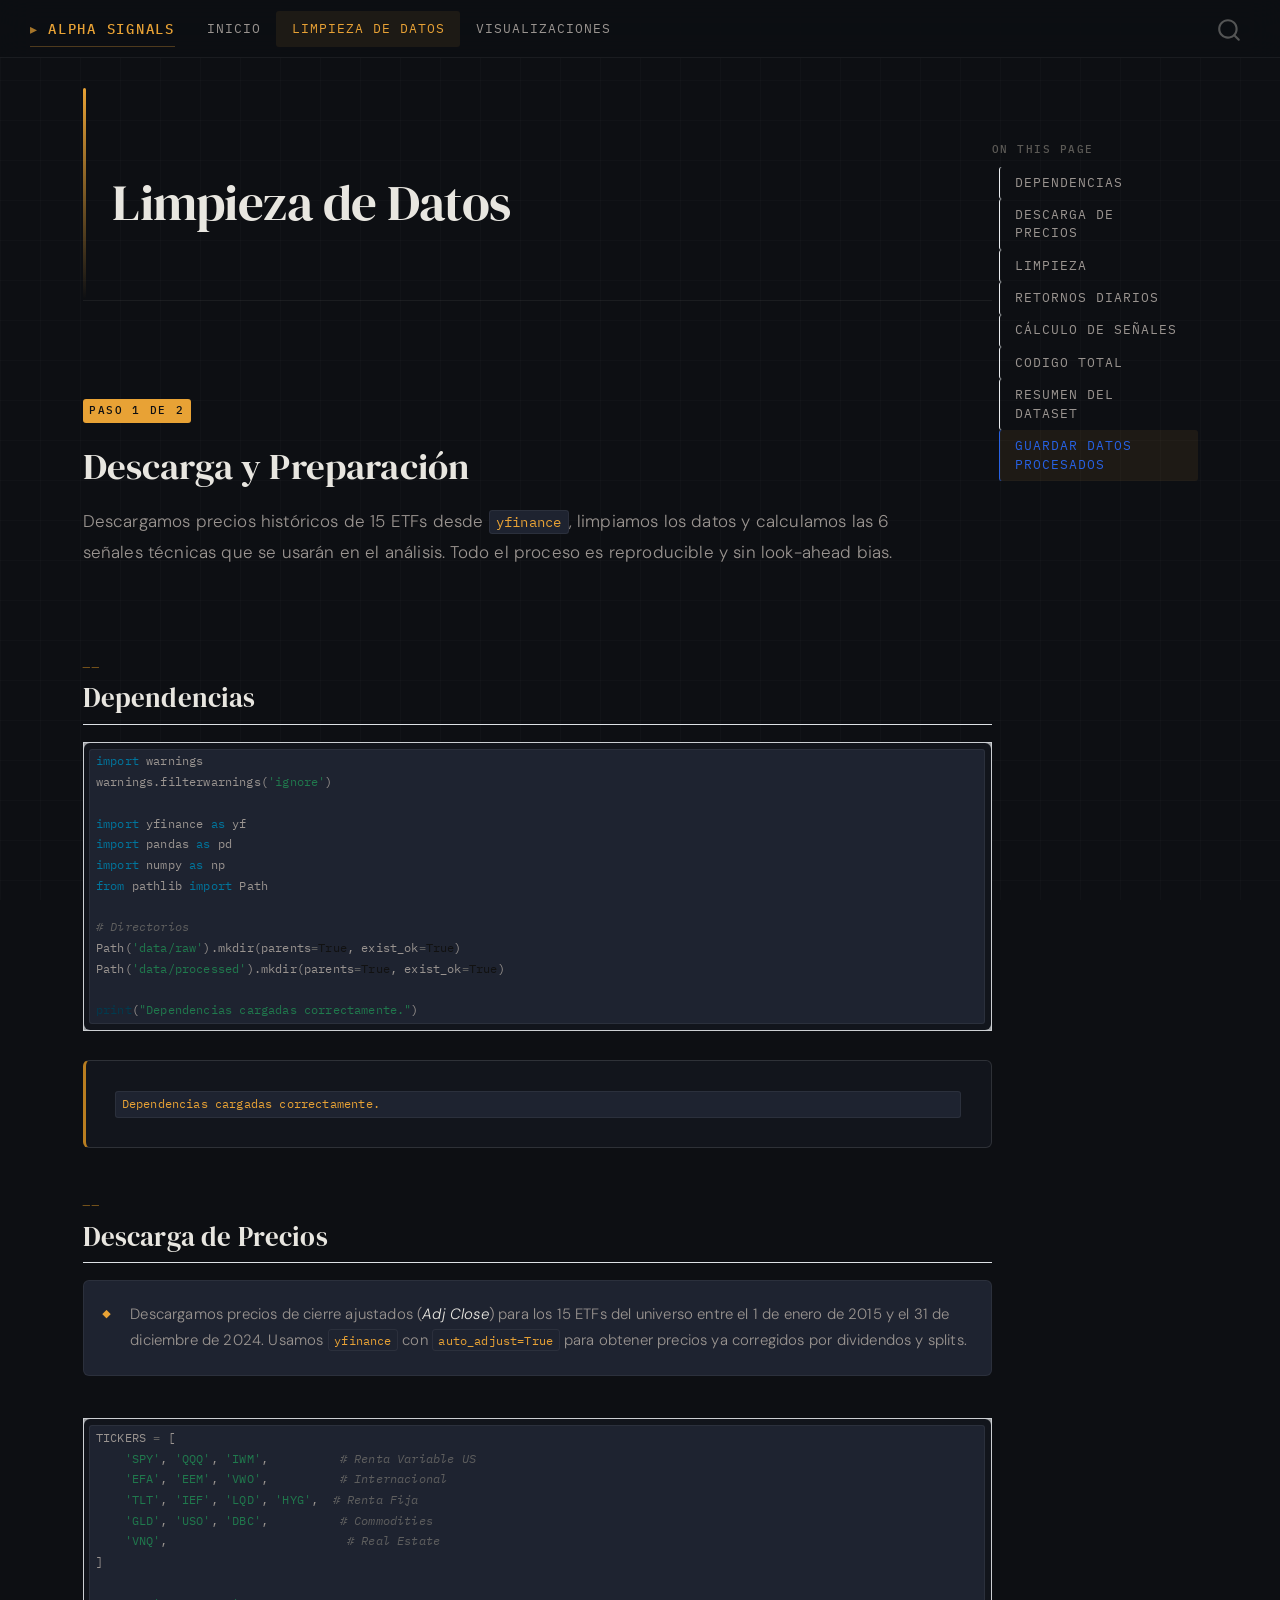
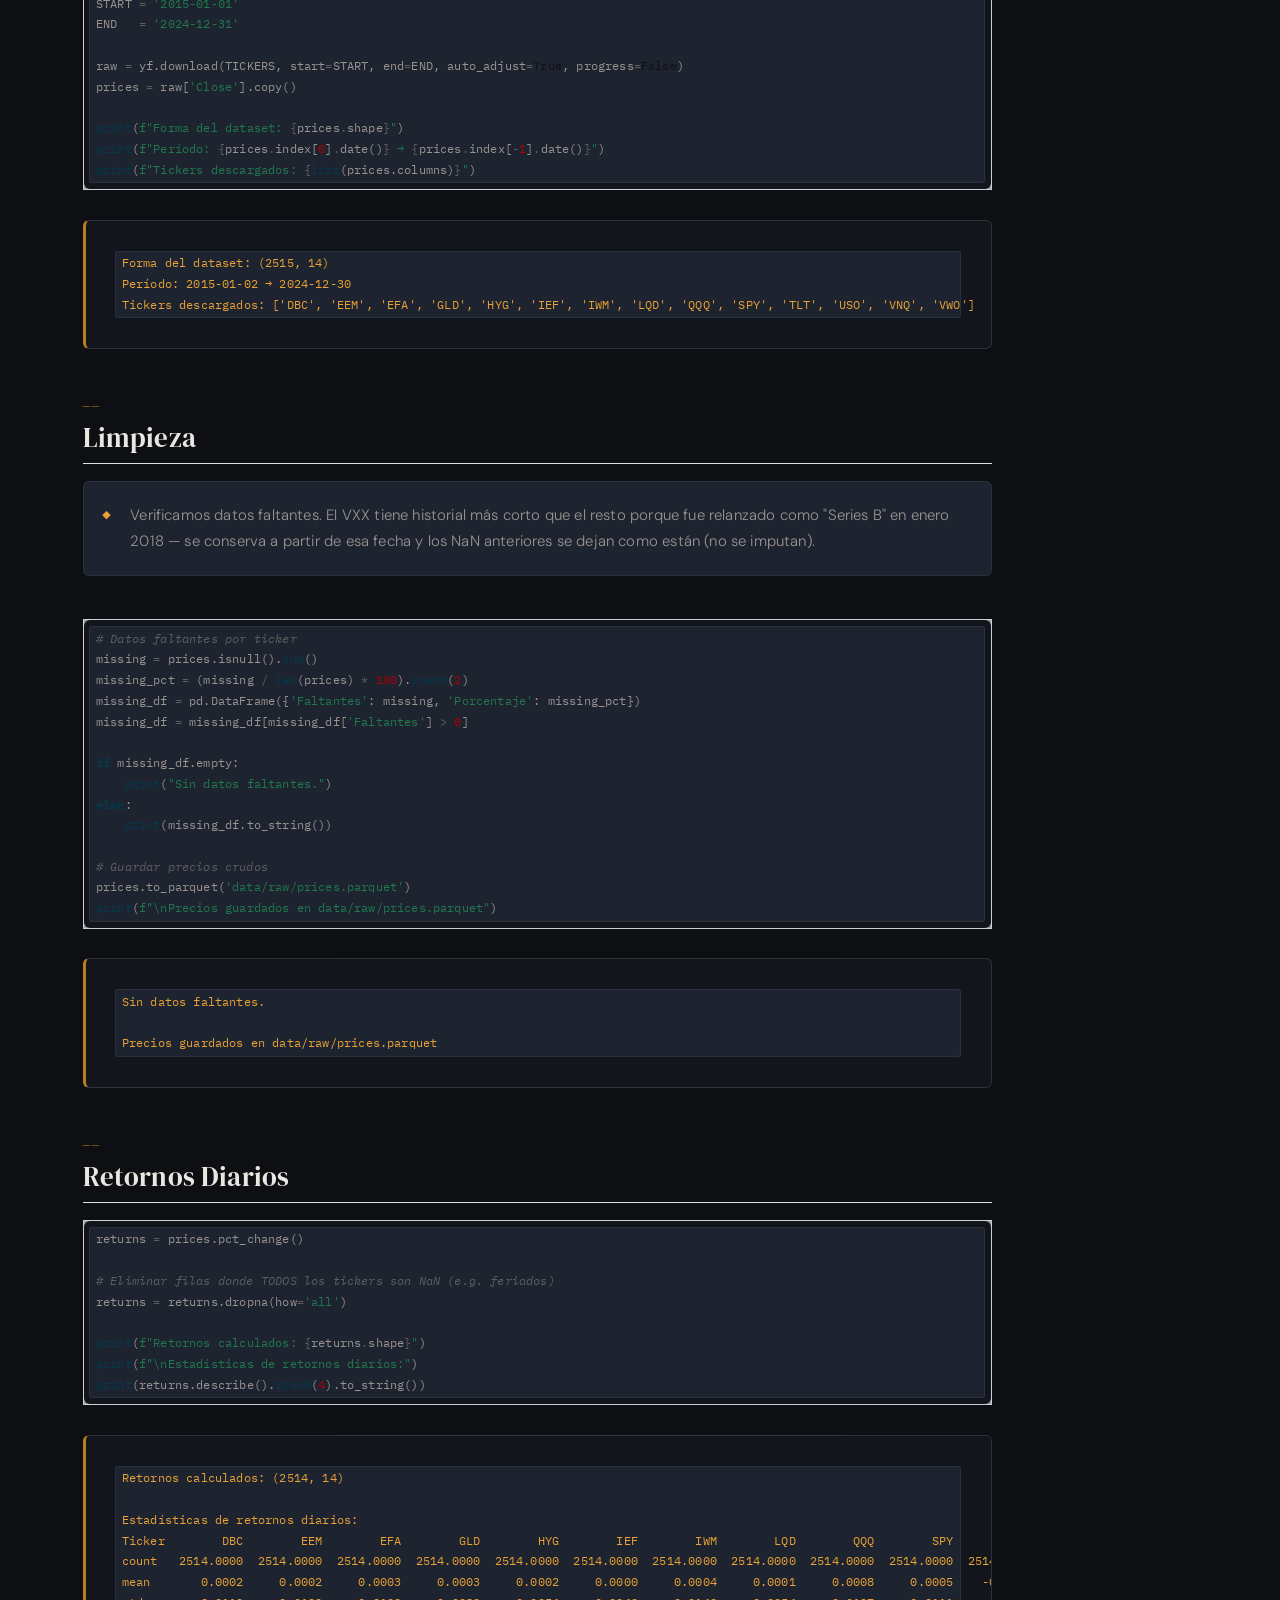
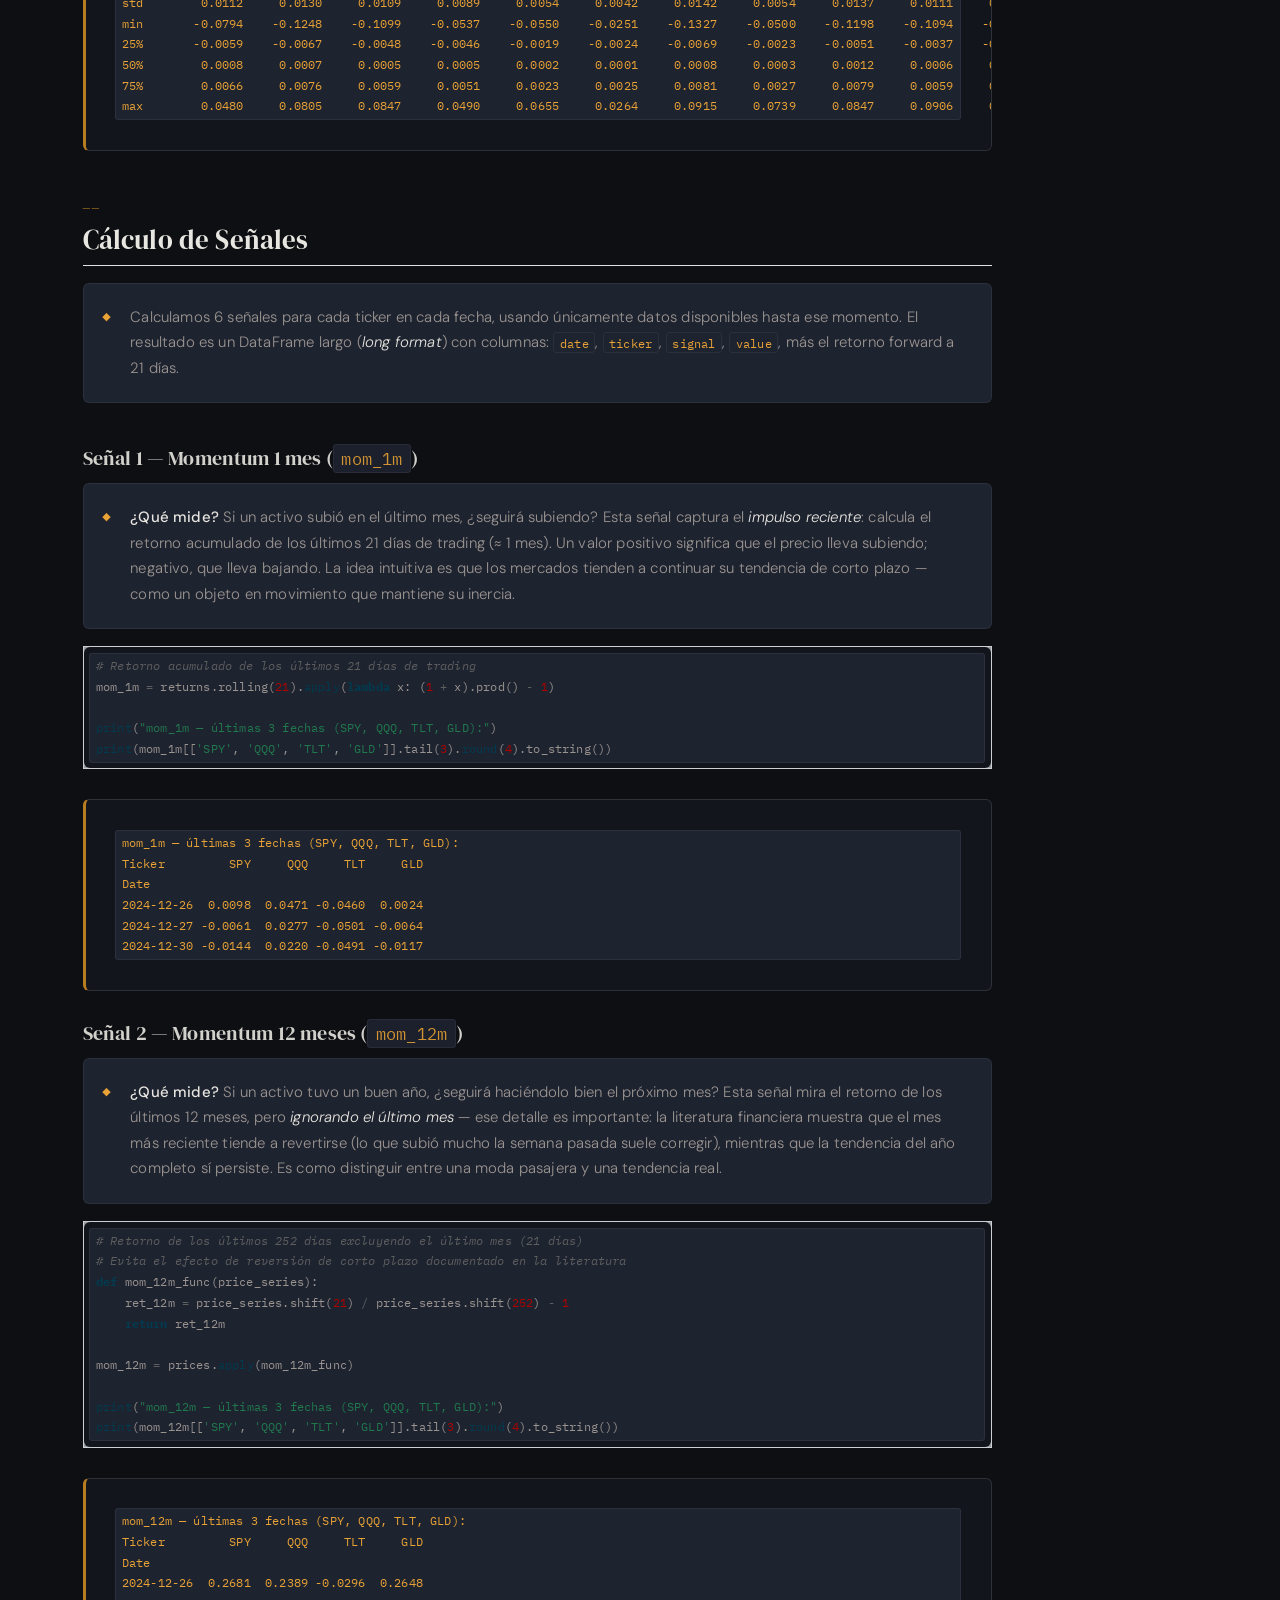
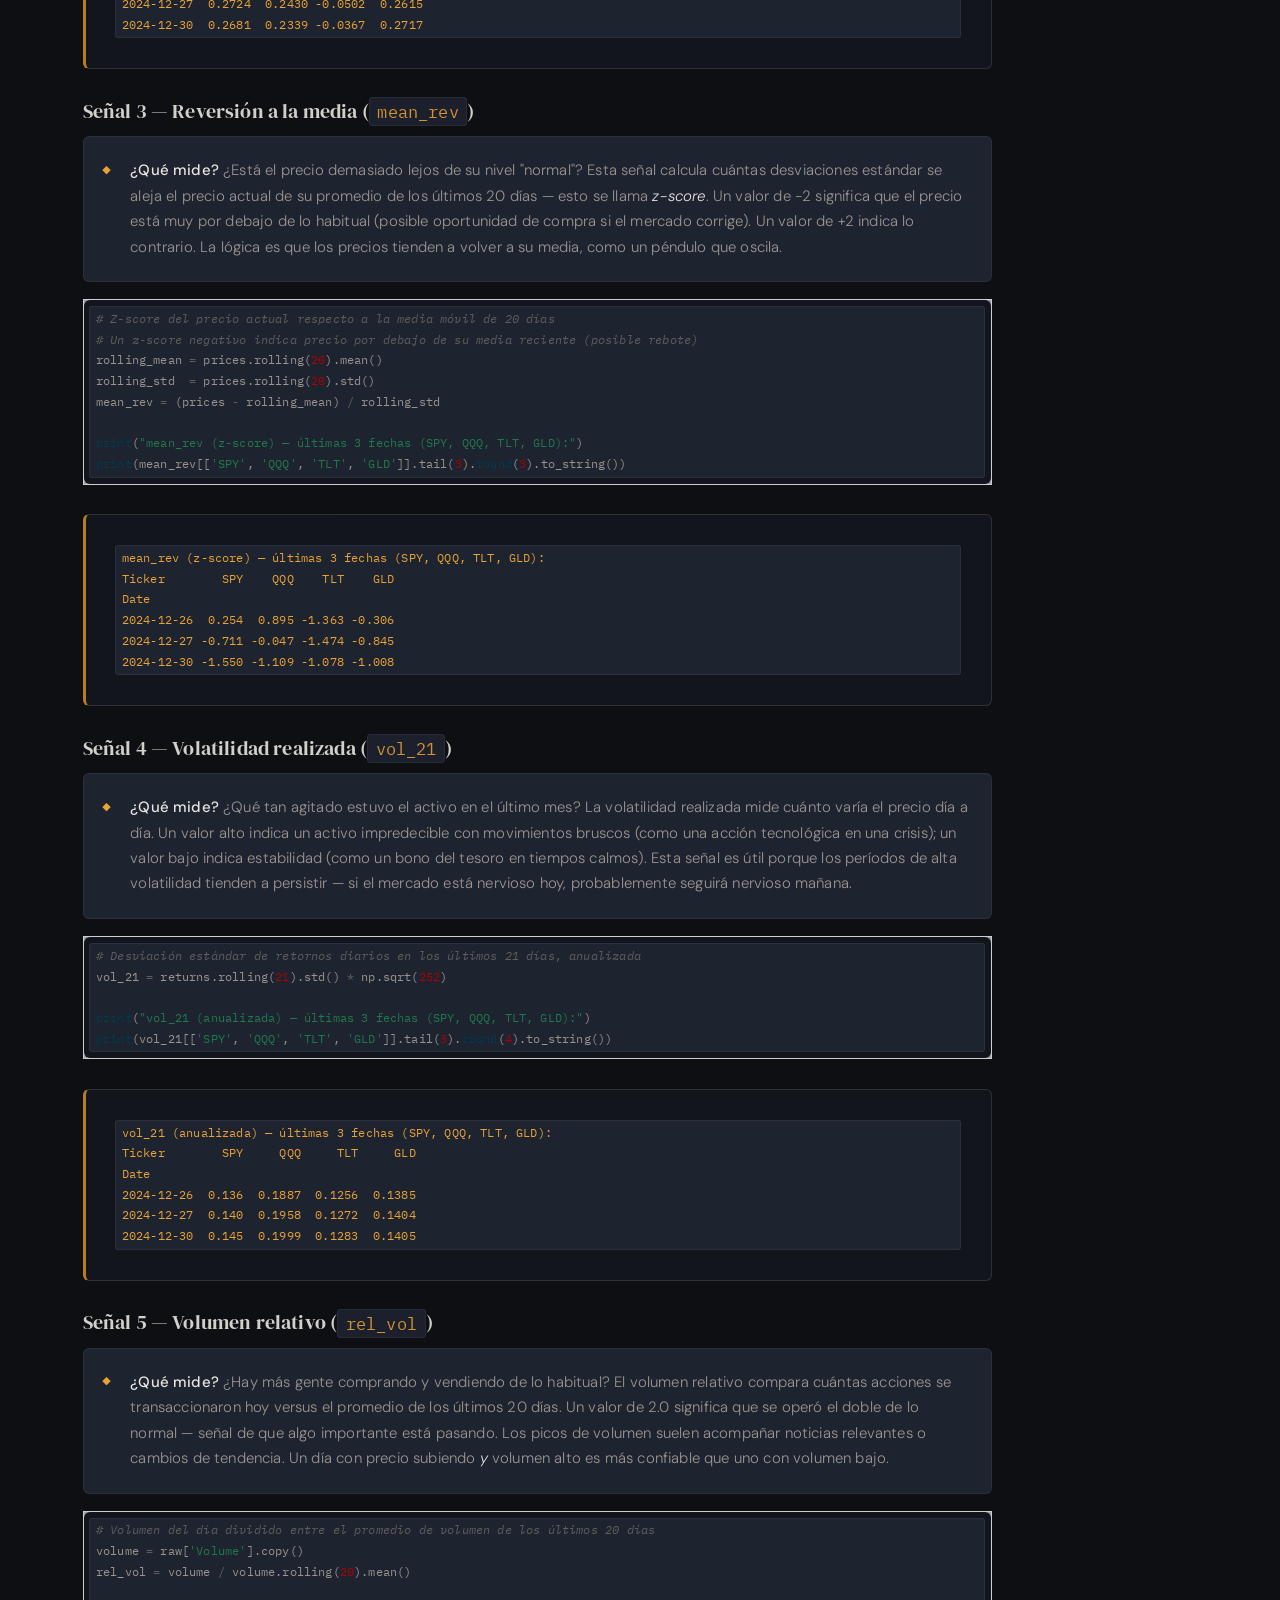
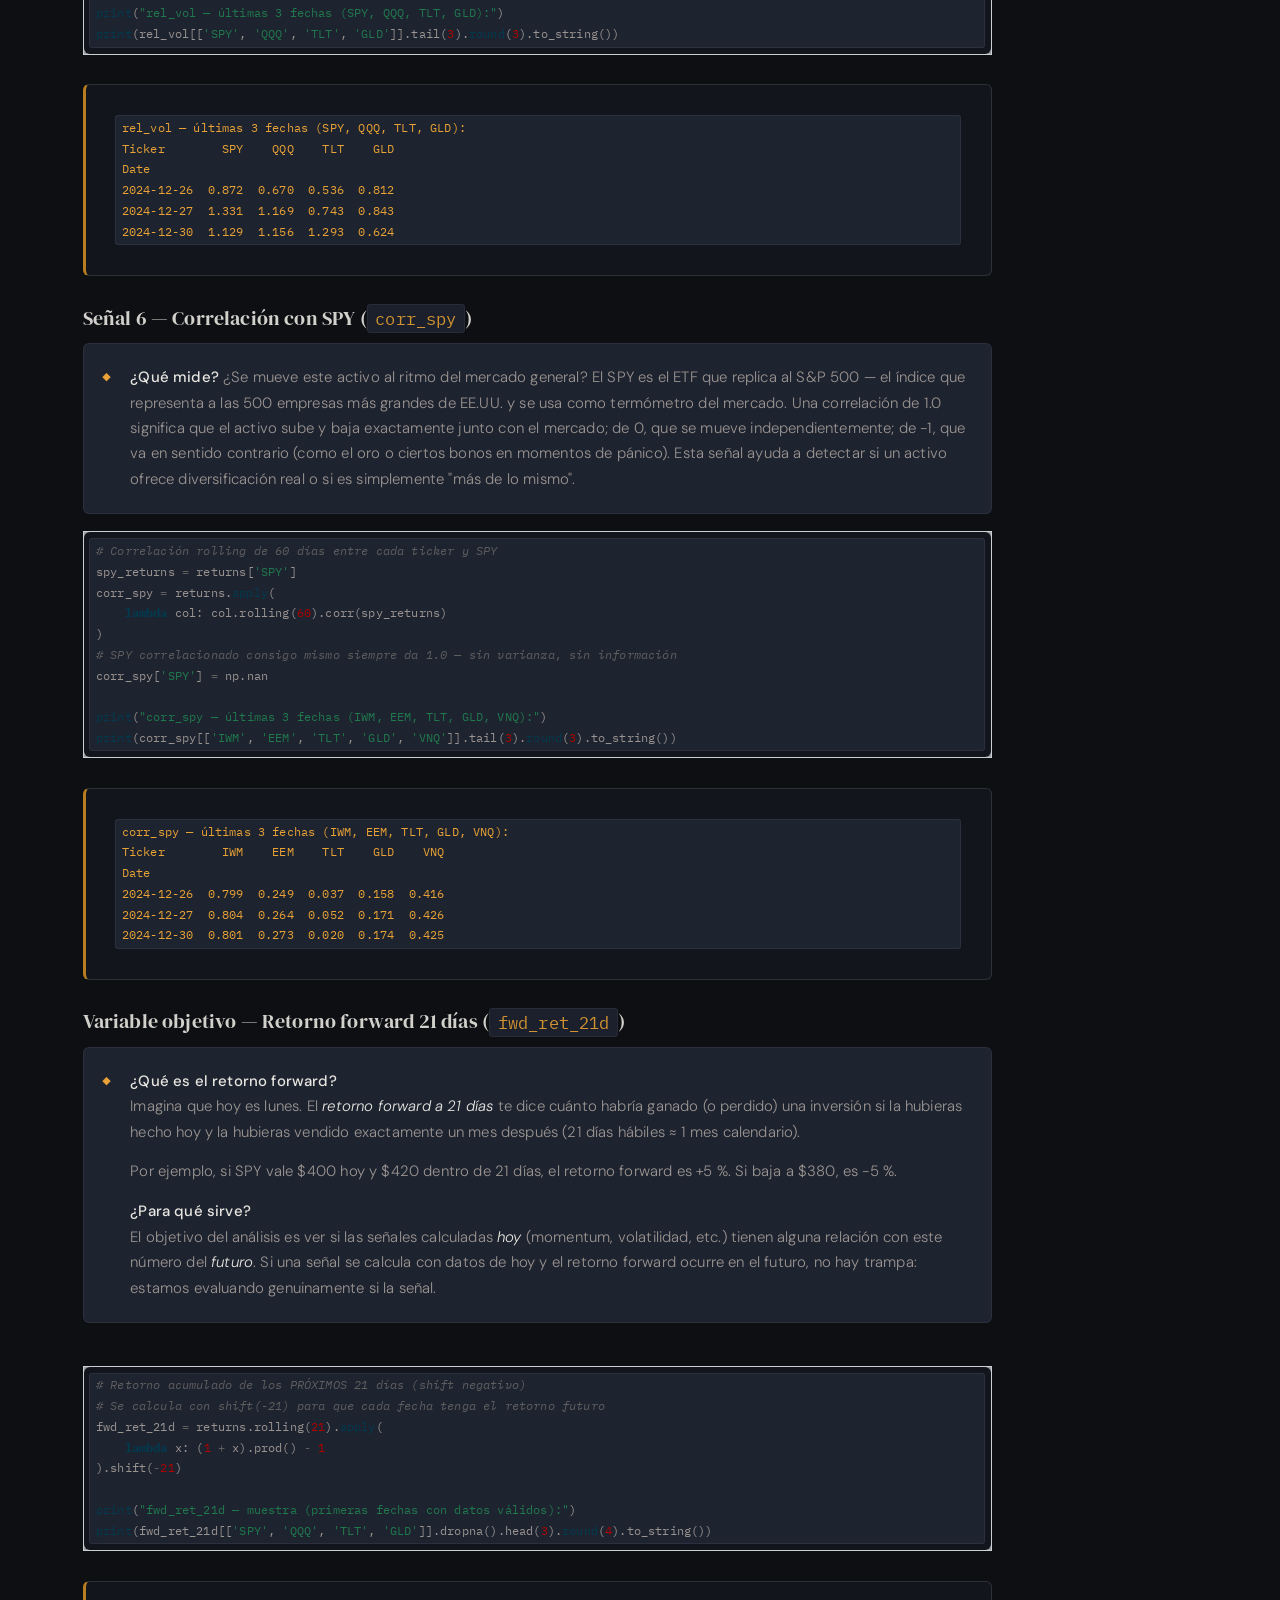
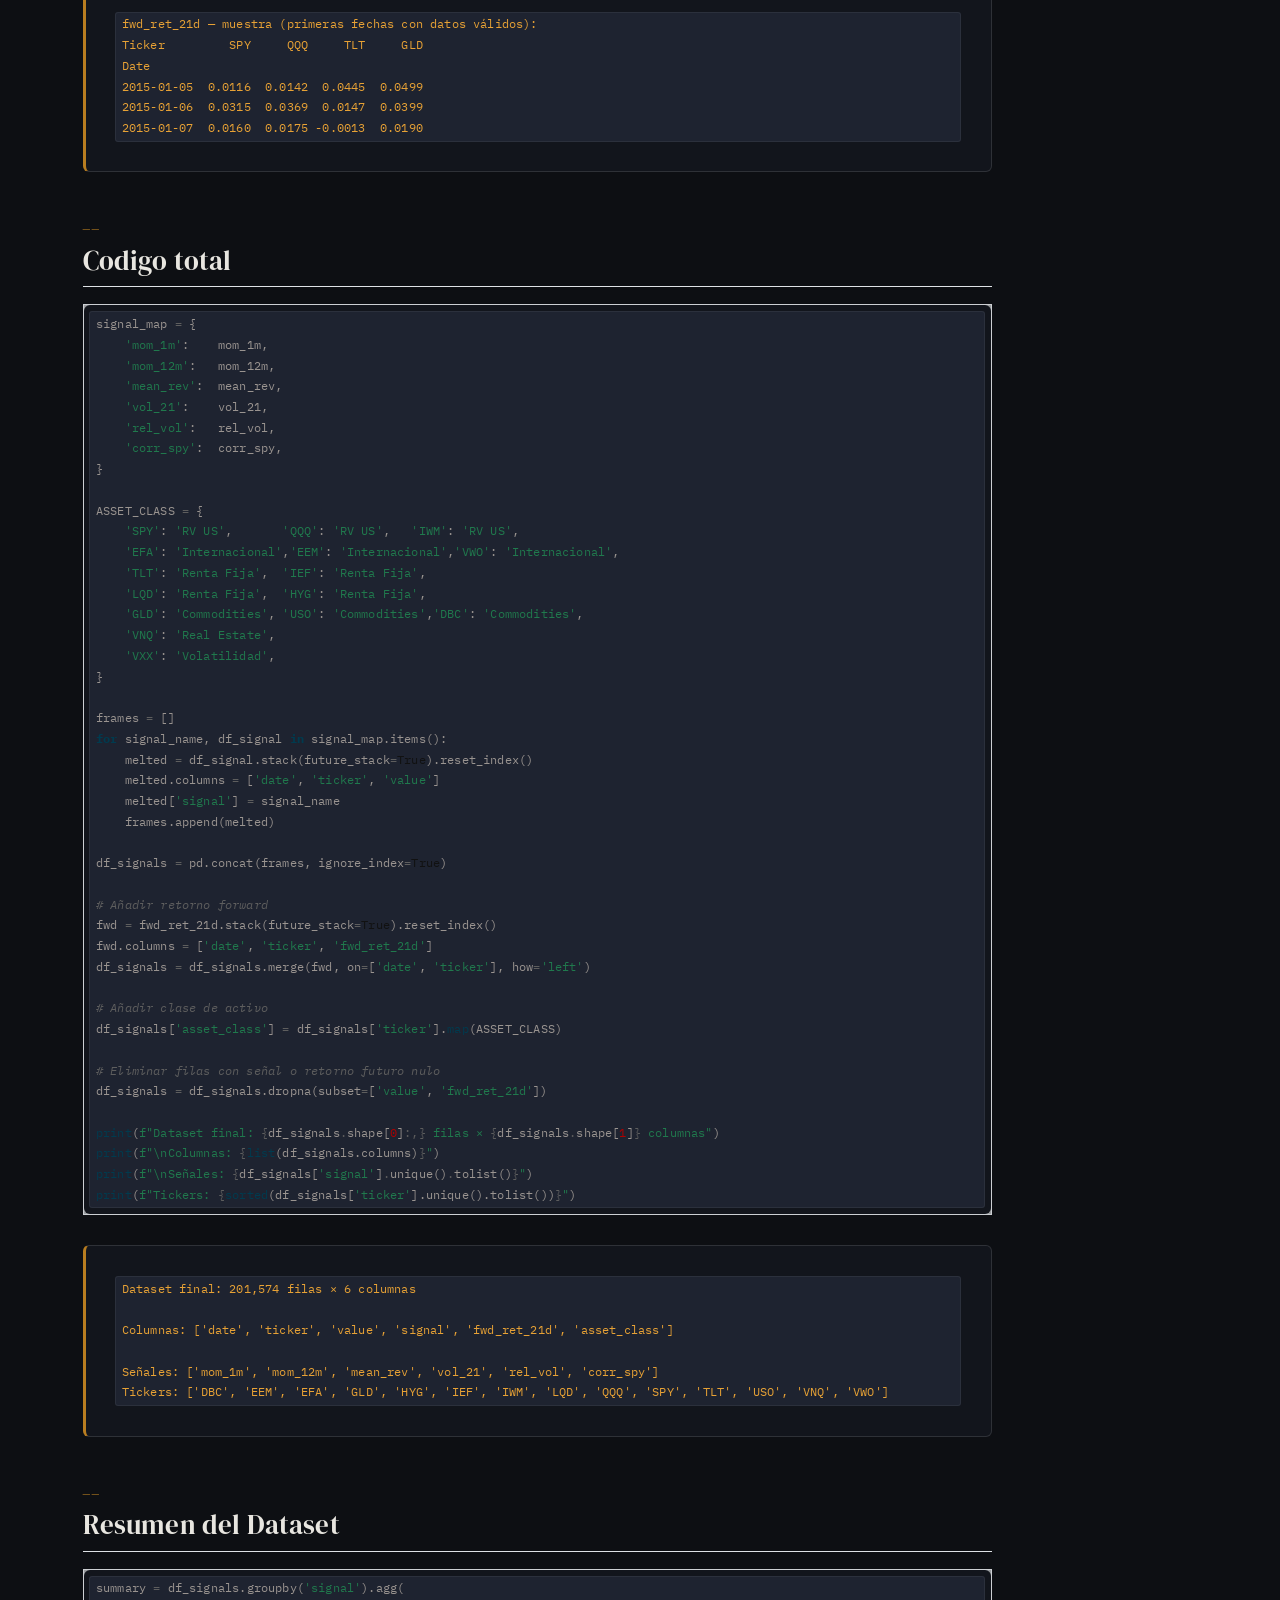
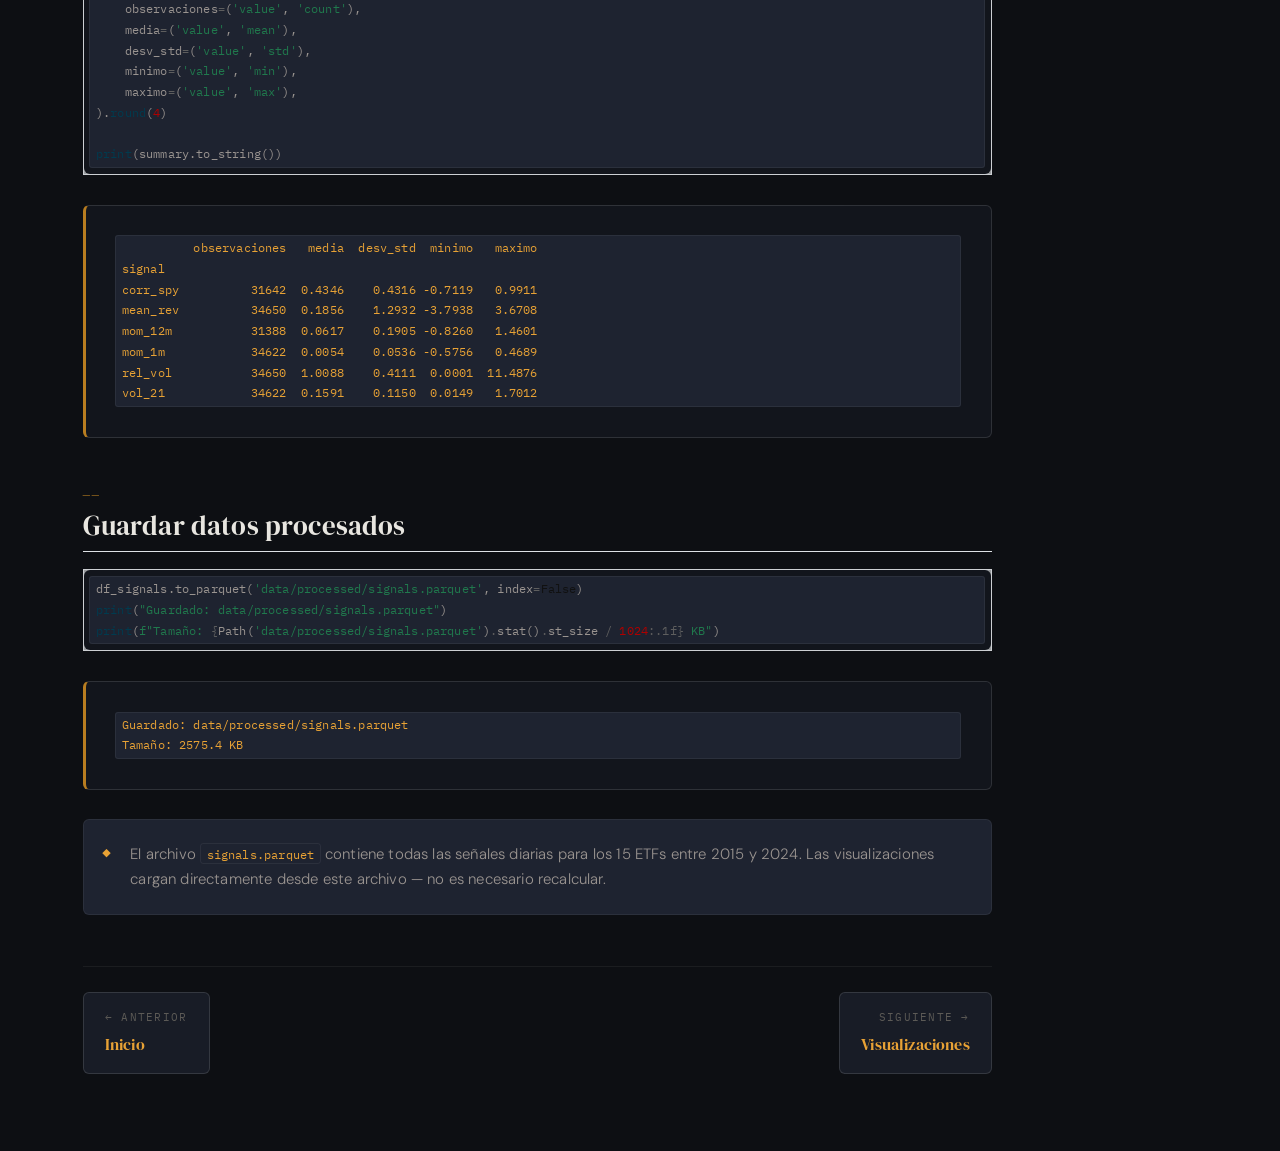
<file: docs/data_cleaning.html>
<!DOCTYPE html>
<html xmlns="http://www.w3.org/1999/xhtml" lang="en" xml:lang="en"><head>

<meta charset="utf-8">
<meta name="generator" content="quarto-1.9.36">

<meta name="viewport" content="width=device-width, initial-scale=1.0, user-scalable=yes">


<title>Limpieza de Datos – Alpha Signals</title>
<style>
/* Default styles provided by pandoc.
** See https://pandoc.org/MANUAL.html#variables-for-html for config info.
*/
code{white-space: pre-wrap;}
span.smallcaps{font-variant: small-caps;}
div.columns{display: flex; gap: min(4vw, 1.5em);}
div.column{flex: auto; overflow-x: auto;}
div.hanging-indent{margin-left: 1.5em; text-indent: -1.5em;}
ul.task-list{list-style: none;}
ul.task-list li input[type="checkbox"] {
  width: 0.8em;
  margin: 0 0.8em 0.2em -1em; /* quarto-specific, see https://github.com/quarto-dev/quarto-cli/issues/4556 */ 
  vertical-align: middle;
}
/* CSS for syntax highlighting */
html { -webkit-text-size-adjust: 100%; }
pre > code.sourceCode { white-space: pre; position: relative; }
pre > code.sourceCode > span { display: inline-block; line-height: 1.25; }
pre > code.sourceCode > span:empty { height: 1.2em; }
.sourceCode { overflow: visible; }
code.sourceCode > span { color: inherit; text-decoration: inherit; }
div.sourceCode { margin: 1em 0; }
pre.sourceCode { margin: 0; }
@media screen {
div.sourceCode { overflow: auto; }
}
@media print {
pre > code.sourceCode { white-space: pre-wrap; }
pre > code.sourceCode > span { text-indent: -5em; padding-left: 5em; }
}
pre.numberSource code
  { counter-reset: source-line 0; }
pre.numberSource code > span
  { position: relative; left: -4em; counter-increment: source-line; }
pre.numberSource code > span > a:first-child::before
  { content: counter(source-line);
    position: relative; left: -1em; text-align: right; vertical-align: baseline;
    border: none; display: inline-block;
    -webkit-touch-callout: none; -webkit-user-select: none;
    -khtml-user-select: none; -moz-user-select: none;
    -ms-user-select: none; user-select: none;
    padding: 0 4px; width: 4em;
  }
pre.numberSource { margin-left: 3em;  padding-left: 4px; }
div.sourceCode
  {   }
@media screen {
pre > code.sourceCode > span > a:first-child::before { text-decoration: underline; }
}
</style>


<script src="site_libs/quarto-nav/quarto-nav.js"></script>
<script src="site_libs/quarto-nav/headroom.min.js"></script>
<script src="site_libs/clipboard/clipboard.min.js"></script>
<script src="site_libs/quarto-search/autocomplete.umd.js"></script>
<script src="site_libs/quarto-search/fuse.min.js"></script>
<script src="site_libs/quarto-search/quarto-search.js"></script>
<meta name="quarto:offset" content="./">
<link href="./favicon.svg" rel="icon" type="image/svg+xml">
<script src="site_libs/quarto-html/quarto.js" type="module"></script>
<script src="site_libs/quarto-html/tabsets/tabsets.js" type="module"></script>
<script src="site_libs/quarto-html/popper.min.js"></script>
<script src="site_libs/quarto-html/tippy.umd.min.js"></script>
<script src="site_libs/quarto-html/anchor.min.js"></script>
<link href="site_libs/quarto-html/tippy.css" rel="stylesheet">
<link href="site_libs/quarto-html/quarto-syntax-highlighting-845c23b38eaddc0f92fda52bfe77a8c8.css" rel="stylesheet" id="quarto-text-highlighting-styles">
<script src="site_libs/bootstrap/bootstrap.min.js"></script>
<link href="site_libs/bootstrap/bootstrap-icons.css" rel="stylesheet">
<link href="site_libs/bootstrap/bootstrap-a0f9fd0d421825b736dc1bbcbcba2219.min.css" rel="stylesheet" append-hash="true" id="quarto-bootstrap" data-mode="light">
<script id="quarto-search-options" type="application/json">{
  "location": "navbar",
  "copy-button": false,
  "collapse-after": 3,
  "panel-placement": "end",
  "type": "overlay",
  "limit": 50,
  "keyboard-shortcut": [
    "f",
    "/",
    "s"
  ],
  "show-item-context": false,
  "language": {
    "search-no-results-text": "No results",
    "search-matching-documents-text": "matching documents",
    "search-copy-link-title": "Copy link to search",
    "search-hide-matches-text": "Hide additional matches",
    "search-more-match-text": "more match in this document",
    "search-more-matches-text": "more matches in this document",
    "search-clear-button-title": "Clear",
    "search-text-placeholder": "",
    "search-detached-cancel-button-title": "Cancel",
    "search-submit-button-title": "Submit",
    "search-label": "Search"
  }
}</script>


<link rel="stylesheet" href="theme.css">
</head>

<body class="nav-fixed quarto-light">

<div id="quarto-search-results"></div>
  <header id="quarto-header" class="headroom fixed-top">
    <nav class="navbar navbar-expand-lg " data-bs-theme="dark">
      <div class="navbar-container container-fluid">
      <div class="navbar-brand-container mx-auto">
    <a class="navbar-brand" href="./index.html">
    <span class="navbar-title">Alpha Signals</span>
    </a>
  </div>
            <div id="quarto-search" class="" title="Search"></div>
          <button class="navbar-toggler" type="button" data-bs-toggle="collapse" data-bs-target="#navbarCollapse" aria-controls="navbarCollapse" role="menu" aria-expanded="false" aria-label="Toggle navigation" onclick="if (window.quartoToggleHeadroom) { window.quartoToggleHeadroom(); }">
  <span class="navbar-toggler-icon"></span>
</button>
          <div class="collapse navbar-collapse" id="navbarCollapse">
            <ul class="navbar-nav navbar-nav-scroll me-auto">
  <li class="nav-item">
    <a class="nav-link" href="./index.html"> 
<span class="menu-text">Inicio</span></a>
  </li>  
  <li class="nav-item">
    <a class="nav-link active" href="./data_cleaning.html" aria-current="page"> 
<span class="menu-text">Limpieza de Datos</span></a>
  </li>  
  <li class="nav-item">
    <a class="nav-link" href="./visualizations.html"> 
<span class="menu-text">Visualizaciones</span></a>
  </li>  
</ul>
          </div> <!-- /navcollapse -->
            <div class="quarto-navbar-tools">
</div>
      </div> <!-- /container-fluid -->
    </nav>
</header>
<!-- content -->
<div id="quarto-content" class="quarto-container page-columns page-rows-contents page-layout-article page-navbar">
<!-- sidebar -->
<!-- margin-sidebar -->
    <div id="quarto-margin-sidebar" class="sidebar margin-sidebar">
        <nav id="TOC" role="doc-toc" class="toc-active">
    <h2 id="toc-title">On this page</h2>
   
  <ul class="collapse">
  <li><a href="#dependencias" id="toc-dependencias" class="nav-link active" data-scroll-target="#dependencias">Dependencias</a></li>
  <li><a href="#descarga-de-precios" id="toc-descarga-de-precios" class="nav-link" data-scroll-target="#descarga-de-precios">Descarga de Precios</a></li>
  <li><a href="#limpieza" id="toc-limpieza" class="nav-link" data-scroll-target="#limpieza">Limpieza</a></li>
  <li><a href="#retornos-diarios" id="toc-retornos-diarios" class="nav-link" data-scroll-target="#retornos-diarios">Retornos Diarios</a></li>
  <li><a href="#cálculo-de-señales" id="toc-cálculo-de-señales" class="nav-link" data-scroll-target="#cálculo-de-señales">Cálculo de Señales</a></li>
  <li><a href="#codigo-total" id="toc-codigo-total" class="nav-link" data-scroll-target="#codigo-total">Codigo total</a></li>
  <li><a href="#resumen-del-dataset" id="toc-resumen-del-dataset" class="nav-link" data-scroll-target="#resumen-del-dataset">Resumen del Dataset</a></li>
  <li><a href="#guardar-datos-procesados" id="toc-guardar-datos-procesados" class="nav-link" data-scroll-target="#guardar-datos-procesados">Guardar datos procesados</a></li>
  </ul>
</nav>
    </div>
<!-- main -->
<main class="content" id="quarto-document-content">

<header id="title-block-header" class="quarto-title-block default">
<div class="quarto-title">
<h1 class="title">Limpieza de Datos</h1>
</div>



<div class="quarto-title-meta">

    
  
    
  </div>
  


</header>


<section class="hero" style="padding: 2.5rem 0 1.5rem;">
  <span class="section-tag">Paso 1 de 2</span>
  <h1 class="hero-title" style="font-size:2.2rem; margin-top:0.75rem">Descarga y Preparación</h1>
  <p class="hero-subtitle">
    Descargamos precios históricos de 15 ETFs desde <code>yfinance</code>,
    limpiamos los datos y calculamos las 6 señales técnicas que se usarán
    en el análisis. Todo el proceso es reproducible y sin look-ahead bias.
  </p>
</section>
<section id="dependencias" class="level2">
<h2 class="anchored" data-anchor-id="dependencias">Dependencias</h2>
<div id="e0176400" class="cell" data-execution_count="1">
<div class="code-copy-outer-scaffold"><div class="sourceCode cell-code" id="cb1"><pre class="sourceCode python code-with-copy"><code class="sourceCode python"><span id="cb1-1"><a href="#cb1-1" aria-hidden="true" tabindex="-1"></a><span class="im">import</span> warnings</span>
<span id="cb1-2"><a href="#cb1-2" aria-hidden="true" tabindex="-1"></a>warnings.filterwarnings(<span class="st">'ignore'</span>)</span>
<span id="cb1-3"><a href="#cb1-3" aria-hidden="true" tabindex="-1"></a></span>
<span id="cb1-4"><a href="#cb1-4" aria-hidden="true" tabindex="-1"></a><span class="im">import</span> yfinance <span class="im">as</span> yf</span>
<span id="cb1-5"><a href="#cb1-5" aria-hidden="true" tabindex="-1"></a><span class="im">import</span> pandas <span class="im">as</span> pd</span>
<span id="cb1-6"><a href="#cb1-6" aria-hidden="true" tabindex="-1"></a><span class="im">import</span> numpy <span class="im">as</span> np</span>
<span id="cb1-7"><a href="#cb1-7" aria-hidden="true" tabindex="-1"></a><span class="im">from</span> pathlib <span class="im">import</span> Path</span>
<span id="cb1-8"><a href="#cb1-8" aria-hidden="true" tabindex="-1"></a></span>
<span id="cb1-9"><a href="#cb1-9" aria-hidden="true" tabindex="-1"></a><span class="co"># Directorios</span></span>
<span id="cb1-10"><a href="#cb1-10" aria-hidden="true" tabindex="-1"></a>Path(<span class="st">'data/raw'</span>).mkdir(parents<span class="op">=</span><span class="va">True</span>, exist_ok<span class="op">=</span><span class="va">True</span>)</span>
<span id="cb1-11"><a href="#cb1-11" aria-hidden="true" tabindex="-1"></a>Path(<span class="st">'data/processed'</span>).mkdir(parents<span class="op">=</span><span class="va">True</span>, exist_ok<span class="op">=</span><span class="va">True</span>)</span>
<span id="cb1-12"><a href="#cb1-12" aria-hidden="true" tabindex="-1"></a></span>
<span id="cb1-13"><a href="#cb1-13" aria-hidden="true" tabindex="-1"></a><span class="bu">print</span>(<span class="st">"Dependencias cargadas correctamente."</span>)</span></code></pre></div><button title="Copy to Clipboard" class="code-copy-button"><i class="bi"></i></button></div>
<div class="cell-output cell-output-stdout">
<pre><code>Dependencias cargadas correctamente.</code></pre>
</div>
</div>
</section>
<section id="descarga-de-precios" class="level2">
<h2 class="anchored" data-anchor-id="descarga-de-precios">Descarga de Precios</h2>
<div class="insight-box">
  <p>
    Descargamos precios de cierre ajustados (<em>Adj Close</em>) para los 15 ETFs
    del universo entre el 1 de enero de 2015 y el 31 de diciembre de 2024.
    Usamos <code>yfinance</code> con <code>auto_adjust=True</code> para obtener
    precios ya corregidos por dividendos y splits.
  </p>
</div>
<div id="5b292d7b" class="cell" data-execution_count="2">
<div class="code-copy-outer-scaffold"><div class="sourceCode cell-code" id="cb3"><pre class="sourceCode python code-with-copy"><code class="sourceCode python"><span id="cb3-1"><a href="#cb3-1" aria-hidden="true" tabindex="-1"></a>TICKERS <span class="op">=</span> [</span>
<span id="cb3-2"><a href="#cb3-2" aria-hidden="true" tabindex="-1"></a>    <span class="st">'SPY'</span>, <span class="st">'QQQ'</span>, <span class="st">'IWM'</span>,          <span class="co"># Renta Variable US</span></span>
<span id="cb3-3"><a href="#cb3-3" aria-hidden="true" tabindex="-1"></a>    <span class="st">'EFA'</span>, <span class="st">'EEM'</span>, <span class="st">'VWO'</span>,          <span class="co"># Internacional</span></span>
<span id="cb3-4"><a href="#cb3-4" aria-hidden="true" tabindex="-1"></a>    <span class="st">'TLT'</span>, <span class="st">'IEF'</span>, <span class="st">'LQD'</span>, <span class="st">'HYG'</span>,  <span class="co"># Renta Fija</span></span>
<span id="cb3-5"><a href="#cb3-5" aria-hidden="true" tabindex="-1"></a>    <span class="st">'GLD'</span>, <span class="st">'USO'</span>, <span class="st">'DBC'</span>,          <span class="co"># Commodities</span></span>
<span id="cb3-6"><a href="#cb3-6" aria-hidden="true" tabindex="-1"></a>    <span class="st">'VNQ'</span>,                         <span class="co"># Real Estate</span></span>
<span id="cb3-7"><a href="#cb3-7" aria-hidden="true" tabindex="-1"></a>]</span>
<span id="cb3-8"><a href="#cb3-8" aria-hidden="true" tabindex="-1"></a></span>
<span id="cb3-9"><a href="#cb3-9" aria-hidden="true" tabindex="-1"></a>START <span class="op">=</span> <span class="st">'2015-01-01'</span></span>
<span id="cb3-10"><a href="#cb3-10" aria-hidden="true" tabindex="-1"></a>END   <span class="op">=</span> <span class="st">'2024-12-31'</span></span>
<span id="cb3-11"><a href="#cb3-11" aria-hidden="true" tabindex="-1"></a></span>
<span id="cb3-12"><a href="#cb3-12" aria-hidden="true" tabindex="-1"></a>raw <span class="op">=</span> yf.download(TICKERS, start<span class="op">=</span>START, end<span class="op">=</span>END, auto_adjust<span class="op">=</span><span class="va">True</span>, progress<span class="op">=</span><span class="va">False</span>)</span>
<span id="cb3-13"><a href="#cb3-13" aria-hidden="true" tabindex="-1"></a>prices <span class="op">=</span> raw[<span class="st">'Close'</span>].copy()</span>
<span id="cb3-14"><a href="#cb3-14" aria-hidden="true" tabindex="-1"></a></span>
<span id="cb3-15"><a href="#cb3-15" aria-hidden="true" tabindex="-1"></a><span class="bu">print</span>(<span class="ss">f"Forma del dataset: </span><span class="sc">{</span>prices<span class="sc">.</span>shape<span class="sc">}</span><span class="ss">"</span>)</span>
<span id="cb3-16"><a href="#cb3-16" aria-hidden="true" tabindex="-1"></a><span class="bu">print</span>(<span class="ss">f"Período: </span><span class="sc">{</span>prices<span class="sc">.</span>index[<span class="dv">0</span>]<span class="sc">.</span>date()<span class="sc">}</span><span class="ss"> → </span><span class="sc">{</span>prices<span class="sc">.</span>index[<span class="op">-</span><span class="dv">1</span>]<span class="sc">.</span>date()<span class="sc">}</span><span class="ss">"</span>)</span>
<span id="cb3-17"><a href="#cb3-17" aria-hidden="true" tabindex="-1"></a><span class="bu">print</span>(<span class="ss">f"Tickers descargados: </span><span class="sc">{</span><span class="bu">list</span>(prices.columns)<span class="sc">}</span><span class="ss">"</span>)</span></code></pre></div><button title="Copy to Clipboard" class="code-copy-button"><i class="bi"></i></button></div>
<div class="cell-output cell-output-stdout">
<pre><code>Forma del dataset: (2515, 14)
Período: 2015-01-02 → 2024-12-30
Tickers descargados: ['DBC', 'EEM', 'EFA', 'GLD', 'HYG', 'IEF', 'IWM', 'LQD', 'QQQ', 'SPY', 'TLT', 'USO', 'VNQ', 'VWO']</code></pre>
</div>
</div>
</section>
<section id="limpieza" class="level2">
<h2 class="anchored" data-anchor-id="limpieza">Limpieza</h2>
<div class="insight-box">
  <p>
    Verificamos datos faltantes. El VXX tiene historial más corto que el resto
    porque fue relanzado como "Series B" en enero 2018 — se conserva a partir
    de esa fecha y los NaN anteriores se dejan como están (no se imputan).
  </p>
</div>
<div id="d24d7fe1" class="cell" data-execution_count="3">
<div class="code-copy-outer-scaffold"><div class="sourceCode cell-code" id="cb5"><pre class="sourceCode python code-with-copy"><code class="sourceCode python"><span id="cb5-1"><a href="#cb5-1" aria-hidden="true" tabindex="-1"></a><span class="co"># Datos faltantes por ticker</span></span>
<span id="cb5-2"><a href="#cb5-2" aria-hidden="true" tabindex="-1"></a>missing <span class="op">=</span> prices.isnull().<span class="bu">sum</span>()</span>
<span id="cb5-3"><a href="#cb5-3" aria-hidden="true" tabindex="-1"></a>missing_pct <span class="op">=</span> (missing <span class="op">/</span> <span class="bu">len</span>(prices) <span class="op">*</span> <span class="dv">100</span>).<span class="bu">round</span>(<span class="dv">2</span>)</span>
<span id="cb5-4"><a href="#cb5-4" aria-hidden="true" tabindex="-1"></a>missing_df <span class="op">=</span> pd.DataFrame({<span class="st">'Faltantes'</span>: missing, <span class="st">'Porcentaje'</span>: missing_pct})</span>
<span id="cb5-5"><a href="#cb5-5" aria-hidden="true" tabindex="-1"></a>missing_df <span class="op">=</span> missing_df[missing_df[<span class="st">'Faltantes'</span>] <span class="op">&gt;</span> <span class="dv">0</span>]</span>
<span id="cb5-6"><a href="#cb5-6" aria-hidden="true" tabindex="-1"></a></span>
<span id="cb5-7"><a href="#cb5-7" aria-hidden="true" tabindex="-1"></a><span class="cf">if</span> missing_df.empty:</span>
<span id="cb5-8"><a href="#cb5-8" aria-hidden="true" tabindex="-1"></a>    <span class="bu">print</span>(<span class="st">"Sin datos faltantes."</span>)</span>
<span id="cb5-9"><a href="#cb5-9" aria-hidden="true" tabindex="-1"></a><span class="cf">else</span>:</span>
<span id="cb5-10"><a href="#cb5-10" aria-hidden="true" tabindex="-1"></a>    <span class="bu">print</span>(missing_df.to_string())</span>
<span id="cb5-11"><a href="#cb5-11" aria-hidden="true" tabindex="-1"></a></span>
<span id="cb5-12"><a href="#cb5-12" aria-hidden="true" tabindex="-1"></a><span class="co"># Guardar precios crudos</span></span>
<span id="cb5-13"><a href="#cb5-13" aria-hidden="true" tabindex="-1"></a>prices.to_parquet(<span class="st">'data/raw/prices.parquet'</span>)</span>
<span id="cb5-14"><a href="#cb5-14" aria-hidden="true" tabindex="-1"></a><span class="bu">print</span>(<span class="ss">f"</span><span class="ch">\n</span><span class="ss">Precios guardados en data/raw/prices.parquet"</span>)</span></code></pre></div><button title="Copy to Clipboard" class="code-copy-button"><i class="bi"></i></button></div>
<div class="cell-output cell-output-stdout">
<pre><code>Sin datos faltantes.

Precios guardados en data/raw/prices.parquet</code></pre>
</div>
</div>
</section>
<section id="retornos-diarios" class="level2">
<h2 class="anchored" data-anchor-id="retornos-diarios">Retornos Diarios</h2>
<div id="b804a1eb" class="cell" data-execution_count="4">
<div class="code-copy-outer-scaffold"><div class="sourceCode cell-code" id="cb7"><pre class="sourceCode python code-with-copy"><code class="sourceCode python"><span id="cb7-1"><a href="#cb7-1" aria-hidden="true" tabindex="-1"></a>returns <span class="op">=</span> prices.pct_change()</span>
<span id="cb7-2"><a href="#cb7-2" aria-hidden="true" tabindex="-1"></a></span>
<span id="cb7-3"><a href="#cb7-3" aria-hidden="true" tabindex="-1"></a><span class="co"># Eliminar filas donde TODOS los tickers son NaN (e.g. feriados)</span></span>
<span id="cb7-4"><a href="#cb7-4" aria-hidden="true" tabindex="-1"></a>returns <span class="op">=</span> returns.dropna(how<span class="op">=</span><span class="st">'all'</span>)</span>
<span id="cb7-5"><a href="#cb7-5" aria-hidden="true" tabindex="-1"></a></span>
<span id="cb7-6"><a href="#cb7-6" aria-hidden="true" tabindex="-1"></a><span class="bu">print</span>(<span class="ss">f"Retornos calculados: </span><span class="sc">{</span>returns<span class="sc">.</span>shape<span class="sc">}</span><span class="ss">"</span>)</span>
<span id="cb7-7"><a href="#cb7-7" aria-hidden="true" tabindex="-1"></a><span class="bu">print</span>(<span class="ss">f"</span><span class="ch">\n</span><span class="ss">Estadísticas de retornos diarios:"</span>)</span>
<span id="cb7-8"><a href="#cb7-8" aria-hidden="true" tabindex="-1"></a><span class="bu">print</span>(returns.describe().<span class="bu">round</span>(<span class="dv">4</span>).to_string())</span></code></pre></div><button title="Copy to Clipboard" class="code-copy-button"><i class="bi"></i></button></div>
<div class="cell-output cell-output-stdout">
<pre><code>Retornos calculados: (2514, 14)

Estadísticas de retornos diarios:
Ticker        DBC        EEM        EFA        GLD        HYG        IEF        IWM        LQD        QQQ        SPY        TLT        USO        VNQ        VWO
count   2514.0000  2514.0000  2514.0000  2514.0000  2514.0000  2514.0000  2514.0000  2514.0000  2514.0000  2514.0000  2514.0000  2514.0000  2514.0000  2514.0000
mean       0.0002     0.0002     0.0003     0.0003     0.0002     0.0000     0.0004     0.0001     0.0008     0.0005    -0.0000     0.0000     0.0003     0.0002
std        0.0112     0.0130     0.0109     0.0089     0.0054     0.0042     0.0142     0.0054     0.0137     0.0111     0.0096     0.0249     0.0131     0.0125
min       -0.0794    -0.1248    -0.1099    -0.0537    -0.0550    -0.0251    -0.1327    -0.0500    -0.1198    -0.1094    -0.0667    -0.2532    -0.1773    -0.1209
25%       -0.0059    -0.0067    -0.0048    -0.0046    -0.0019    -0.0024    -0.0069    -0.0023    -0.0051    -0.0037    -0.0058    -0.0121    -0.0058    -0.0064
50%        0.0008     0.0007     0.0005     0.0005     0.0002     0.0001     0.0008     0.0003     0.0012     0.0006     0.0003     0.0009     0.0006     0.0007
75%        0.0066     0.0076     0.0059     0.0051     0.0023     0.0025     0.0081     0.0027     0.0079     0.0059     0.0057     0.0133     0.0071     0.0072
max        0.0480     0.0805     0.0847     0.0490     0.0655     0.0264     0.0915     0.0739     0.0847     0.0906     0.0752     0.1667     0.0900     0.0778</code></pre>
</div>
</div>
</section>
<section id="cálculo-de-señales" class="level2">
<h2 class="anchored" data-anchor-id="cálculo-de-señales">Cálculo de Señales</h2>
<div class="insight-box">
  <p>
    Calculamos 6 señales para cada ticker en cada fecha, usando únicamente
    datos disponibles hasta ese momento. El resultado es un DataFrame largo
    (<em>long format</em>) con columnas: <code>date</code>, <code>ticker</code>,
    <code>signal</code>, <code>value</code>, más el retorno forward a 21 días.
  </p>
</div>
<section id="señal-1-momentum-1-mes-mom_1m" class="level3">
<h3 class="anchored" data-anchor-id="señal-1-momentum-1-mes-mom_1m">Señal 1 — Momentum 1 mes (<code>mom_1m</code>)</h3>
<div class="insight-box" style="margin-bottom:1rem;">
  <p>
    <strong>¿Qué mide?</strong> Si un activo subió en el último mes, ¿seguirá subiendo?
    Esta señal captura el <em>impulso reciente</em>: calcula el retorno acumulado de los
    últimos 21 días de trading (≈ 1 mes). Un valor positivo significa que el precio lleva
    subiendo; negativo, que lleva bajando. La idea intuitiva es que los mercados tienden
    a continuar su tendencia de corto plazo — como un objeto en movimiento que mantiene
    su inercia.
  </p>
</div>
<div id="7577b22e" class="cell" data-execution_count="5">
<div class="code-copy-outer-scaffold"><div class="sourceCode cell-code" id="cb9"><pre class="sourceCode python code-with-copy"><code class="sourceCode python"><span id="cb9-1"><a href="#cb9-1" aria-hidden="true" tabindex="-1"></a><span class="co"># Retorno acumulado de los últimos 21 días de trading</span></span>
<span id="cb9-2"><a href="#cb9-2" aria-hidden="true" tabindex="-1"></a>mom_1m <span class="op">=</span> returns.rolling(<span class="dv">21</span>).<span class="bu">apply</span>(<span class="kw">lambda</span> x: (<span class="dv">1</span> <span class="op">+</span> x).prod() <span class="op">-</span> <span class="dv">1</span>)</span>
<span id="cb9-3"><a href="#cb9-3" aria-hidden="true" tabindex="-1"></a></span>
<span id="cb9-4"><a href="#cb9-4" aria-hidden="true" tabindex="-1"></a><span class="bu">print</span>(<span class="st">"mom_1m — últimas 3 fechas (SPY, QQQ, TLT, GLD):"</span>)</span>
<span id="cb9-5"><a href="#cb9-5" aria-hidden="true" tabindex="-1"></a><span class="bu">print</span>(mom_1m[[<span class="st">'SPY'</span>, <span class="st">'QQQ'</span>, <span class="st">'TLT'</span>, <span class="st">'GLD'</span>]].tail(<span class="dv">3</span>).<span class="bu">round</span>(<span class="dv">4</span>).to_string())</span></code></pre></div><button title="Copy to Clipboard" class="code-copy-button"><i class="bi"></i></button></div>
<div class="cell-output cell-output-stdout">
<pre><code>mom_1m — últimas 3 fechas (SPY, QQQ, TLT, GLD):
Ticker         SPY     QQQ     TLT     GLD
Date                                      
2024-12-26  0.0098  0.0471 -0.0460  0.0024
2024-12-27 -0.0061  0.0277 -0.0501 -0.0064
2024-12-30 -0.0144  0.0220 -0.0491 -0.0117</code></pre>
</div>
</div>
</section>
<section id="señal-2-momentum-12-meses-mom_12m" class="level3">
<h3 class="anchored" data-anchor-id="señal-2-momentum-12-meses-mom_12m">Señal 2 — Momentum 12 meses (<code>mom_12m</code>)</h3>
<div class="insight-box" style="margin-bottom:1rem;">
  <p>
    <strong>¿Qué mide?</strong> Si un activo tuvo un buen año, ¿seguirá haciéndolo bien
    el próximo mes? Esta señal mira el retorno de los últimos 12 meses, pero
    <em>ignorando el último mes</em> — ese detalle es importante: la literatura financiera
    muestra que el mes más reciente tiende a revertirse (lo que subió mucho la semana
    pasada suele corregir), mientras que la tendencia del año completo sí persiste.
    Es como distinguir entre una moda pasajera y una tendencia real.
  </p>
</div>
<div id="c4f2c55b" class="cell" data-execution_count="6">
<div class="code-copy-outer-scaffold"><div class="sourceCode cell-code" id="cb11"><pre class="sourceCode python code-with-copy"><code class="sourceCode python"><span id="cb11-1"><a href="#cb11-1" aria-hidden="true" tabindex="-1"></a><span class="co"># Retorno de los últimos 252 días excluyendo el último mes (21 días)</span></span>
<span id="cb11-2"><a href="#cb11-2" aria-hidden="true" tabindex="-1"></a><span class="co"># Evita el efecto de reversión de corto plazo documentado en la literatura</span></span>
<span id="cb11-3"><a href="#cb11-3" aria-hidden="true" tabindex="-1"></a><span class="kw">def</span> mom_12m_func(price_series):</span>
<span id="cb11-4"><a href="#cb11-4" aria-hidden="true" tabindex="-1"></a>    ret_12m <span class="op">=</span> price_series.shift(<span class="dv">21</span>) <span class="op">/</span> price_series.shift(<span class="dv">252</span>) <span class="op">-</span> <span class="dv">1</span></span>
<span id="cb11-5"><a href="#cb11-5" aria-hidden="true" tabindex="-1"></a>    <span class="cf">return</span> ret_12m</span>
<span id="cb11-6"><a href="#cb11-6" aria-hidden="true" tabindex="-1"></a></span>
<span id="cb11-7"><a href="#cb11-7" aria-hidden="true" tabindex="-1"></a>mom_12m <span class="op">=</span> prices.<span class="bu">apply</span>(mom_12m_func)</span>
<span id="cb11-8"><a href="#cb11-8" aria-hidden="true" tabindex="-1"></a></span>
<span id="cb11-9"><a href="#cb11-9" aria-hidden="true" tabindex="-1"></a><span class="bu">print</span>(<span class="st">"mom_12m — últimas 3 fechas (SPY, QQQ, TLT, GLD):"</span>)</span>
<span id="cb11-10"><a href="#cb11-10" aria-hidden="true" tabindex="-1"></a><span class="bu">print</span>(mom_12m[[<span class="st">'SPY'</span>, <span class="st">'QQQ'</span>, <span class="st">'TLT'</span>, <span class="st">'GLD'</span>]].tail(<span class="dv">3</span>).<span class="bu">round</span>(<span class="dv">4</span>).to_string())</span></code></pre></div><button title="Copy to Clipboard" class="code-copy-button"><i class="bi"></i></button></div>
<div class="cell-output cell-output-stdout">
<pre><code>mom_12m — últimas 3 fechas (SPY, QQQ, TLT, GLD):
Ticker         SPY     QQQ     TLT     GLD
Date                                      
2024-12-26  0.2681  0.2389 -0.0296  0.2648
2024-12-27  0.2724  0.2430 -0.0502  0.2615
2024-12-30  0.2681  0.2339 -0.0367  0.2717</code></pre>
</div>
</div>
</section>
<section id="señal-3-reversión-a-la-media-mean_rev" class="level3">
<h3 class="anchored" data-anchor-id="señal-3-reversión-a-la-media-mean_rev">Señal 3 — Reversión a la media (<code>mean_rev</code>)</h3>
<div class="insight-box" style="margin-bottom:1rem;">
  <p>
    <strong>¿Qué mide?</strong> ¿Está el precio demasiado lejos de su nivel "normal"?
    Esta señal calcula cuántas desviaciones estándar se aleja el precio actual de su
    promedio de los últimos 20 días — esto se llama <em>z-score</em>. Un valor de −2
    significa que el precio está muy por debajo de lo habitual (posible oportunidad de
    compra si el mercado corrige). Un valor de +2 indica lo contrario. La lógica es que
    los precios tienden a volver a su media, como un péndulo que oscila.
  </p>
</div>
<div id="6c0368f4" class="cell" data-execution_count="7">
<div class="code-copy-outer-scaffold"><div class="sourceCode cell-code" id="cb13"><pre class="sourceCode python code-with-copy"><code class="sourceCode python"><span id="cb13-1"><a href="#cb13-1" aria-hidden="true" tabindex="-1"></a><span class="co"># Z-score del precio actual respecto a la media móvil de 20 días</span></span>
<span id="cb13-2"><a href="#cb13-2" aria-hidden="true" tabindex="-1"></a><span class="co"># Un z-score negativo indica precio por debajo de su media reciente (posible rebote)</span></span>
<span id="cb13-3"><a href="#cb13-3" aria-hidden="true" tabindex="-1"></a>rolling_mean <span class="op">=</span> prices.rolling(<span class="dv">20</span>).mean()</span>
<span id="cb13-4"><a href="#cb13-4" aria-hidden="true" tabindex="-1"></a>rolling_std  <span class="op">=</span> prices.rolling(<span class="dv">20</span>).std()</span>
<span id="cb13-5"><a href="#cb13-5" aria-hidden="true" tabindex="-1"></a>mean_rev <span class="op">=</span> (prices <span class="op">-</span> rolling_mean) <span class="op">/</span> rolling_std</span>
<span id="cb13-6"><a href="#cb13-6" aria-hidden="true" tabindex="-1"></a></span>
<span id="cb13-7"><a href="#cb13-7" aria-hidden="true" tabindex="-1"></a><span class="bu">print</span>(<span class="st">"mean_rev (z-score) — últimas 3 fechas (SPY, QQQ, TLT, GLD):"</span>)</span>
<span id="cb13-8"><a href="#cb13-8" aria-hidden="true" tabindex="-1"></a><span class="bu">print</span>(mean_rev[[<span class="st">'SPY'</span>, <span class="st">'QQQ'</span>, <span class="st">'TLT'</span>, <span class="st">'GLD'</span>]].tail(<span class="dv">3</span>).<span class="bu">round</span>(<span class="dv">3</span>).to_string())</span></code></pre></div><button title="Copy to Clipboard" class="code-copy-button"><i class="bi"></i></button></div>
<div class="cell-output cell-output-stdout">
<pre><code>mean_rev (z-score) — últimas 3 fechas (SPY, QQQ, TLT, GLD):
Ticker        SPY    QQQ    TLT    GLD
Date                                  
2024-12-26  0.254  0.895 -1.363 -0.306
2024-12-27 -0.711 -0.047 -1.474 -0.845
2024-12-30 -1.550 -1.109 -1.078 -1.008</code></pre>
</div>
</div>
</section>
<section id="señal-4-volatilidad-realizada-vol_21" class="level3">
<h3 class="anchored" data-anchor-id="señal-4-volatilidad-realizada-vol_21">Señal 4 — Volatilidad realizada (<code>vol_21</code>)</h3>
<div class="insight-box" style="margin-bottom:1rem;">
  <p>
    <strong>¿Qué mide?</strong> ¿Qué tan agitado estuvo el activo en el último mes?
    La volatilidad realizada mide cuánto varía el precio día a día. Un valor alto indica
    un activo impredecible con movimientos bruscos (como una acción tecnológica en una
    crisis); un valor bajo indica estabilidad (como un bono del tesoro en tiempos calmos).
    Esta señal es útil porque los períodos de alta volatilidad tienden a persistir — si
    el mercado está nervioso hoy, probablemente seguirá nervioso mañana.
  </p>
</div>
<div id="7abff90a" class="cell" data-execution_count="8">
<div class="code-copy-outer-scaffold"><div class="sourceCode cell-code" id="cb15"><pre class="sourceCode python code-with-copy"><code class="sourceCode python"><span id="cb15-1"><a href="#cb15-1" aria-hidden="true" tabindex="-1"></a><span class="co"># Desviación estándar de retornos diarios en los últimos 21 días, anualizada</span></span>
<span id="cb15-2"><a href="#cb15-2" aria-hidden="true" tabindex="-1"></a>vol_21 <span class="op">=</span> returns.rolling(<span class="dv">21</span>).std() <span class="op">*</span> np.sqrt(<span class="dv">252</span>)</span>
<span id="cb15-3"><a href="#cb15-3" aria-hidden="true" tabindex="-1"></a></span>
<span id="cb15-4"><a href="#cb15-4" aria-hidden="true" tabindex="-1"></a><span class="bu">print</span>(<span class="st">"vol_21 (anualizada) — últimas 3 fechas (SPY, QQQ, TLT, GLD):"</span>)</span>
<span id="cb15-5"><a href="#cb15-5" aria-hidden="true" tabindex="-1"></a><span class="bu">print</span>(vol_21[[<span class="st">'SPY'</span>, <span class="st">'QQQ'</span>, <span class="st">'TLT'</span>, <span class="st">'GLD'</span>]].tail(<span class="dv">3</span>).<span class="bu">round</span>(<span class="dv">4</span>).to_string())</span></code></pre></div><button title="Copy to Clipboard" class="code-copy-button"><i class="bi"></i></button></div>
<div class="cell-output cell-output-stdout">
<pre><code>vol_21 (anualizada) — últimas 3 fechas (SPY, QQQ, TLT, GLD):
Ticker        SPY     QQQ     TLT     GLD
Date                                     
2024-12-26  0.136  0.1887  0.1256  0.1385
2024-12-27  0.140  0.1958  0.1272  0.1404
2024-12-30  0.145  0.1999  0.1283  0.1405</code></pre>
</div>
</div>
</section>
<section id="señal-5-volumen-relativo-rel_vol" class="level3">
<h3 class="anchored" data-anchor-id="señal-5-volumen-relativo-rel_vol">Señal 5 — Volumen relativo (<code>rel_vol</code>)</h3>
<div class="insight-box" style="margin-bottom:1rem;">
  <p>
    <strong>¿Qué mide?</strong> ¿Hay más gente comprando y vendiendo de lo habitual?
    El volumen relativo compara cuántas acciones se transaccionaron hoy versus el
    promedio de los últimos 20 días. Un valor de 2.0 significa que se operó el doble
    de lo normal — señal de que algo importante está pasando. Los picos de volumen
    suelen acompañar noticias relevantes o cambios de tendencia. Un día con precio
    subiendo <em>y</em> volumen alto es más confiable que uno con volumen bajo.
  </p>
</div>
<div id="547942d7" class="cell" data-execution_count="9">
<div class="code-copy-outer-scaffold"><div class="sourceCode cell-code" id="cb17"><pre class="sourceCode python code-with-copy"><code class="sourceCode python"><span id="cb17-1"><a href="#cb17-1" aria-hidden="true" tabindex="-1"></a><span class="co"># Volumen del día dividido entre el promedio de volumen de los últimos 20 días</span></span>
<span id="cb17-2"><a href="#cb17-2" aria-hidden="true" tabindex="-1"></a>volume <span class="op">=</span> raw[<span class="st">'Volume'</span>].copy()</span>
<span id="cb17-3"><a href="#cb17-3" aria-hidden="true" tabindex="-1"></a>rel_vol <span class="op">=</span> volume <span class="op">/</span> volume.rolling(<span class="dv">20</span>).mean()</span>
<span id="cb17-4"><a href="#cb17-4" aria-hidden="true" tabindex="-1"></a></span>
<span id="cb17-5"><a href="#cb17-5" aria-hidden="true" tabindex="-1"></a><span class="bu">print</span>(<span class="st">"rel_vol — últimas 3 fechas (SPY, QQQ, TLT, GLD):"</span>)</span>
<span id="cb17-6"><a href="#cb17-6" aria-hidden="true" tabindex="-1"></a><span class="bu">print</span>(rel_vol[[<span class="st">'SPY'</span>, <span class="st">'QQQ'</span>, <span class="st">'TLT'</span>, <span class="st">'GLD'</span>]].tail(<span class="dv">3</span>).<span class="bu">round</span>(<span class="dv">3</span>).to_string())</span></code></pre></div><button title="Copy to Clipboard" class="code-copy-button"><i class="bi"></i></button></div>
<div class="cell-output cell-output-stdout">
<pre><code>rel_vol — últimas 3 fechas (SPY, QQQ, TLT, GLD):
Ticker        SPY    QQQ    TLT    GLD
Date                                  
2024-12-26  0.872  0.670  0.536  0.812
2024-12-27  1.331  1.169  0.743  0.843
2024-12-30  1.129  1.156  1.293  0.624</code></pre>
</div>
</div>
</section>
<section id="señal-6-correlación-con-spy-corr_spy" class="level3">
<h3 class="anchored" data-anchor-id="señal-6-correlación-con-spy-corr_spy">Señal 6 — Correlación con SPY (<code>corr_spy</code>)</h3>
<div class="insight-box" style="margin-bottom:1rem;">
  <p>
    <strong>¿Qué mide?</strong> ¿Se mueve este activo al ritmo del mercado general?
    El SPY es el ETF que replica al S&amp;P 500 — el índice que representa a las 500
    empresas más grandes de EE.UU. y se usa como termómetro del mercado. Una correlación
    de 1.0 significa que el activo sube y baja exactamente junto con el mercado; de 0,
    que se mueve independientemente; de −1, que va en sentido contrario (como el oro o
    ciertos bonos en momentos de pánico). Esta señal ayuda a detectar si un activo
    ofrece diversificación real o si es simplemente "más de lo mismo".
  </p>
</div>
<div id="0ef5003e" class="cell" data-execution_count="10">
<div class="code-copy-outer-scaffold"><div class="sourceCode cell-code" id="cb19"><pre class="sourceCode python code-with-copy"><code class="sourceCode python"><span id="cb19-1"><a href="#cb19-1" aria-hidden="true" tabindex="-1"></a><span class="co"># Correlación rolling de 60 días entre cada ticker y SPY</span></span>
<span id="cb19-2"><a href="#cb19-2" aria-hidden="true" tabindex="-1"></a>spy_returns <span class="op">=</span> returns[<span class="st">'SPY'</span>]</span>
<span id="cb19-3"><a href="#cb19-3" aria-hidden="true" tabindex="-1"></a>corr_spy <span class="op">=</span> returns.<span class="bu">apply</span>(</span>
<span id="cb19-4"><a href="#cb19-4" aria-hidden="true" tabindex="-1"></a>    <span class="kw">lambda</span> col: col.rolling(<span class="dv">60</span>).corr(spy_returns)</span>
<span id="cb19-5"><a href="#cb19-5" aria-hidden="true" tabindex="-1"></a>)</span>
<span id="cb19-6"><a href="#cb19-6" aria-hidden="true" tabindex="-1"></a><span class="co"># SPY correlacionado consigo mismo siempre da 1.0 — sin varianza, sin información</span></span>
<span id="cb19-7"><a href="#cb19-7" aria-hidden="true" tabindex="-1"></a>corr_spy[<span class="st">'SPY'</span>] <span class="op">=</span> np.nan</span>
<span id="cb19-8"><a href="#cb19-8" aria-hidden="true" tabindex="-1"></a></span>
<span id="cb19-9"><a href="#cb19-9" aria-hidden="true" tabindex="-1"></a><span class="bu">print</span>(<span class="st">"corr_spy — últimas 3 fechas (IWM, EEM, TLT, GLD, VNQ):"</span>)</span>
<span id="cb19-10"><a href="#cb19-10" aria-hidden="true" tabindex="-1"></a><span class="bu">print</span>(corr_spy[[<span class="st">'IWM'</span>, <span class="st">'EEM'</span>, <span class="st">'TLT'</span>, <span class="st">'GLD'</span>, <span class="st">'VNQ'</span>]].tail(<span class="dv">3</span>).<span class="bu">round</span>(<span class="dv">3</span>).to_string())</span></code></pre></div><button title="Copy to Clipboard" class="code-copy-button"><i class="bi"></i></button></div>
<div class="cell-output cell-output-stdout">
<pre><code>corr_spy — últimas 3 fechas (IWM, EEM, TLT, GLD, VNQ):
Ticker        IWM    EEM    TLT    GLD    VNQ
Date                                         
2024-12-26  0.799  0.249  0.037  0.158  0.416
2024-12-27  0.804  0.264  0.052  0.171  0.426
2024-12-30  0.801  0.273  0.020  0.174  0.425</code></pre>
</div>
</div>
</section>
<section id="variable-objetivo-retorno-forward-21-días-fwd_ret_21d" class="level3">
<h3 class="anchored" data-anchor-id="variable-objetivo-retorno-forward-21-días-fwd_ret_21d">Variable objetivo — Retorno forward 21 días (<code>fwd_ret_21d</code>)</h3>
<div class="insight-box">
  <p>
    <strong>¿Qué es el retorno forward?</strong><br>
    Imagina que hoy es lunes. El <em>retorno forward a 21 días</em> te dice cuánto
    habría ganado (o perdido) una inversión si la hubieras hecho hoy y la hubieras
    vendido exactamente un mes después (21 días hábiles ≈ 1 mes calendario).
  </p>
  <p>
    Por ejemplo, si SPY vale $400 hoy y $420 dentro de 21 días, el retorno forward es
    +5 %. Si baja a $380, es −5 %.
  </p>
  <p>
    <strong>¿Para qué sirve?</strong><br>
    El objetivo del análisis es
    ver si las señales calculadas <em>hoy</em> (momentum, volatilidad, etc.) tienen
    alguna relación con este número del <em>futuro</em>. Si una señal se calcula
    con datos de hoy y el retorno forward ocurre en el futuro, no hay trampa:
    estamos evaluando genuinamente si la señal.
  </p>
</div>
<div id="3ba0c8a2" class="cell" data-execution_count="11">
<div class="code-copy-outer-scaffold"><div class="sourceCode cell-code" id="cb21"><pre class="sourceCode python code-with-copy"><code class="sourceCode python"><span id="cb21-1"><a href="#cb21-1" aria-hidden="true" tabindex="-1"></a><span class="co"># Retorno acumulado de los PRÓXIMOS 21 días (shift negativo)</span></span>
<span id="cb21-2"><a href="#cb21-2" aria-hidden="true" tabindex="-1"></a><span class="co"># Se calcula con shift(-21) para que cada fecha tenga el retorno futuro</span></span>
<span id="cb21-3"><a href="#cb21-3" aria-hidden="true" tabindex="-1"></a>fwd_ret_21d <span class="op">=</span> returns.rolling(<span class="dv">21</span>).<span class="bu">apply</span>(</span>
<span id="cb21-4"><a href="#cb21-4" aria-hidden="true" tabindex="-1"></a>    <span class="kw">lambda</span> x: (<span class="dv">1</span> <span class="op">+</span> x).prod() <span class="op">-</span> <span class="dv">1</span></span>
<span id="cb21-5"><a href="#cb21-5" aria-hidden="true" tabindex="-1"></a>).shift(<span class="op">-</span><span class="dv">21</span>)</span>
<span id="cb21-6"><a href="#cb21-6" aria-hidden="true" tabindex="-1"></a></span>
<span id="cb21-7"><a href="#cb21-7" aria-hidden="true" tabindex="-1"></a><span class="bu">print</span>(<span class="st">"fwd_ret_21d — muestra (primeras fechas con datos válidos):"</span>)</span>
<span id="cb21-8"><a href="#cb21-8" aria-hidden="true" tabindex="-1"></a><span class="bu">print</span>(fwd_ret_21d[[<span class="st">'SPY'</span>, <span class="st">'QQQ'</span>, <span class="st">'TLT'</span>, <span class="st">'GLD'</span>]].dropna().head(<span class="dv">3</span>).<span class="bu">round</span>(<span class="dv">4</span>).to_string())</span></code></pre></div><button title="Copy to Clipboard" class="code-copy-button"><i class="bi"></i></button></div>
<div class="cell-output cell-output-stdout">
<pre><code>fwd_ret_21d — muestra (primeras fechas con datos válidos):
Ticker         SPY     QQQ     TLT     GLD
Date                                      
2015-01-05  0.0116  0.0142  0.0445  0.0499
2015-01-06  0.0315  0.0369  0.0147  0.0399
2015-01-07  0.0160  0.0175 -0.0013  0.0190</code></pre>
</div>
</div>
</section>
</section>
<section id="codigo-total" class="level2">
<h2 class="anchored" data-anchor-id="codigo-total">Codigo total</h2>
<div id="cab5116c" class="cell" data-execution_count="12">
<div class="code-copy-outer-scaffold"><div class="sourceCode cell-code" id="cb23"><pre class="sourceCode python code-with-copy"><code class="sourceCode python"><span id="cb23-1"><a href="#cb23-1" aria-hidden="true" tabindex="-1"></a>signal_map <span class="op">=</span> {</span>
<span id="cb23-2"><a href="#cb23-2" aria-hidden="true" tabindex="-1"></a>    <span class="st">'mom_1m'</span>:    mom_1m,</span>
<span id="cb23-3"><a href="#cb23-3" aria-hidden="true" tabindex="-1"></a>    <span class="st">'mom_12m'</span>:   mom_12m,</span>
<span id="cb23-4"><a href="#cb23-4" aria-hidden="true" tabindex="-1"></a>    <span class="st">'mean_rev'</span>:  mean_rev,</span>
<span id="cb23-5"><a href="#cb23-5" aria-hidden="true" tabindex="-1"></a>    <span class="st">'vol_21'</span>:    vol_21,</span>
<span id="cb23-6"><a href="#cb23-6" aria-hidden="true" tabindex="-1"></a>    <span class="st">'rel_vol'</span>:   rel_vol,</span>
<span id="cb23-7"><a href="#cb23-7" aria-hidden="true" tabindex="-1"></a>    <span class="st">'corr_spy'</span>:  corr_spy,</span>
<span id="cb23-8"><a href="#cb23-8" aria-hidden="true" tabindex="-1"></a>}</span>
<span id="cb23-9"><a href="#cb23-9" aria-hidden="true" tabindex="-1"></a></span>
<span id="cb23-10"><a href="#cb23-10" aria-hidden="true" tabindex="-1"></a>ASSET_CLASS <span class="op">=</span> {</span>
<span id="cb23-11"><a href="#cb23-11" aria-hidden="true" tabindex="-1"></a>    <span class="st">'SPY'</span>: <span class="st">'RV US'</span>,       <span class="st">'QQQ'</span>: <span class="st">'RV US'</span>,   <span class="st">'IWM'</span>: <span class="st">'RV US'</span>,</span>
<span id="cb23-12"><a href="#cb23-12" aria-hidden="true" tabindex="-1"></a>    <span class="st">'EFA'</span>: <span class="st">'Internacional'</span>,<span class="st">'EEM'</span>: <span class="st">'Internacional'</span>,<span class="st">'VWO'</span>: <span class="st">'Internacional'</span>,</span>
<span id="cb23-13"><a href="#cb23-13" aria-hidden="true" tabindex="-1"></a>    <span class="st">'TLT'</span>: <span class="st">'Renta Fija'</span>,  <span class="st">'IEF'</span>: <span class="st">'Renta Fija'</span>,</span>
<span id="cb23-14"><a href="#cb23-14" aria-hidden="true" tabindex="-1"></a>    <span class="st">'LQD'</span>: <span class="st">'Renta Fija'</span>,  <span class="st">'HYG'</span>: <span class="st">'Renta Fija'</span>,</span>
<span id="cb23-15"><a href="#cb23-15" aria-hidden="true" tabindex="-1"></a>    <span class="st">'GLD'</span>: <span class="st">'Commodities'</span>, <span class="st">'USO'</span>: <span class="st">'Commodities'</span>,<span class="st">'DBC'</span>: <span class="st">'Commodities'</span>,</span>
<span id="cb23-16"><a href="#cb23-16" aria-hidden="true" tabindex="-1"></a>    <span class="st">'VNQ'</span>: <span class="st">'Real Estate'</span>,</span>
<span id="cb23-17"><a href="#cb23-17" aria-hidden="true" tabindex="-1"></a>    <span class="st">'VXX'</span>: <span class="st">'Volatilidad'</span>,</span>
<span id="cb23-18"><a href="#cb23-18" aria-hidden="true" tabindex="-1"></a>}</span>
<span id="cb23-19"><a href="#cb23-19" aria-hidden="true" tabindex="-1"></a></span>
<span id="cb23-20"><a href="#cb23-20" aria-hidden="true" tabindex="-1"></a>frames <span class="op">=</span> []</span>
<span id="cb23-21"><a href="#cb23-21" aria-hidden="true" tabindex="-1"></a><span class="cf">for</span> signal_name, df_signal <span class="kw">in</span> signal_map.items():</span>
<span id="cb23-22"><a href="#cb23-22" aria-hidden="true" tabindex="-1"></a>    melted <span class="op">=</span> df_signal.stack(future_stack<span class="op">=</span><span class="va">True</span>).reset_index()</span>
<span id="cb23-23"><a href="#cb23-23" aria-hidden="true" tabindex="-1"></a>    melted.columns <span class="op">=</span> [<span class="st">'date'</span>, <span class="st">'ticker'</span>, <span class="st">'value'</span>]</span>
<span id="cb23-24"><a href="#cb23-24" aria-hidden="true" tabindex="-1"></a>    melted[<span class="st">'signal'</span>] <span class="op">=</span> signal_name</span>
<span id="cb23-25"><a href="#cb23-25" aria-hidden="true" tabindex="-1"></a>    frames.append(melted)</span>
<span id="cb23-26"><a href="#cb23-26" aria-hidden="true" tabindex="-1"></a></span>
<span id="cb23-27"><a href="#cb23-27" aria-hidden="true" tabindex="-1"></a>df_signals <span class="op">=</span> pd.concat(frames, ignore_index<span class="op">=</span><span class="va">True</span>)</span>
<span id="cb23-28"><a href="#cb23-28" aria-hidden="true" tabindex="-1"></a></span>
<span id="cb23-29"><a href="#cb23-29" aria-hidden="true" tabindex="-1"></a><span class="co"># Añadir retorno forward</span></span>
<span id="cb23-30"><a href="#cb23-30" aria-hidden="true" tabindex="-1"></a>fwd <span class="op">=</span> fwd_ret_21d.stack(future_stack<span class="op">=</span><span class="va">True</span>).reset_index()</span>
<span id="cb23-31"><a href="#cb23-31" aria-hidden="true" tabindex="-1"></a>fwd.columns <span class="op">=</span> [<span class="st">'date'</span>, <span class="st">'ticker'</span>, <span class="st">'fwd_ret_21d'</span>]</span>
<span id="cb23-32"><a href="#cb23-32" aria-hidden="true" tabindex="-1"></a>df_signals <span class="op">=</span> df_signals.merge(fwd, on<span class="op">=</span>[<span class="st">'date'</span>, <span class="st">'ticker'</span>], how<span class="op">=</span><span class="st">'left'</span>)</span>
<span id="cb23-33"><a href="#cb23-33" aria-hidden="true" tabindex="-1"></a></span>
<span id="cb23-34"><a href="#cb23-34" aria-hidden="true" tabindex="-1"></a><span class="co"># Añadir clase de activo</span></span>
<span id="cb23-35"><a href="#cb23-35" aria-hidden="true" tabindex="-1"></a>df_signals[<span class="st">'asset_class'</span>] <span class="op">=</span> df_signals[<span class="st">'ticker'</span>].<span class="bu">map</span>(ASSET_CLASS)</span>
<span id="cb23-36"><a href="#cb23-36" aria-hidden="true" tabindex="-1"></a></span>
<span id="cb23-37"><a href="#cb23-37" aria-hidden="true" tabindex="-1"></a><span class="co"># Eliminar filas con señal o retorno futuro nulo</span></span>
<span id="cb23-38"><a href="#cb23-38" aria-hidden="true" tabindex="-1"></a>df_signals <span class="op">=</span> df_signals.dropna(subset<span class="op">=</span>[<span class="st">'value'</span>, <span class="st">'fwd_ret_21d'</span>])</span>
<span id="cb23-39"><a href="#cb23-39" aria-hidden="true" tabindex="-1"></a></span>
<span id="cb23-40"><a href="#cb23-40" aria-hidden="true" tabindex="-1"></a><span class="bu">print</span>(<span class="ss">f"Dataset final: </span><span class="sc">{</span>df_signals<span class="sc">.</span>shape[<span class="dv">0</span>]<span class="sc">:,}</span><span class="ss"> filas × </span><span class="sc">{</span>df_signals<span class="sc">.</span>shape[<span class="dv">1</span>]<span class="sc">}</span><span class="ss"> columnas"</span>)</span>
<span id="cb23-41"><a href="#cb23-41" aria-hidden="true" tabindex="-1"></a><span class="bu">print</span>(<span class="ss">f"</span><span class="ch">\n</span><span class="ss">Columnas: </span><span class="sc">{</span><span class="bu">list</span>(df_signals.columns)<span class="sc">}</span><span class="ss">"</span>)</span>
<span id="cb23-42"><a href="#cb23-42" aria-hidden="true" tabindex="-1"></a><span class="bu">print</span>(<span class="ss">f"</span><span class="ch">\n</span><span class="ss">Señales: </span><span class="sc">{</span>df_signals[<span class="st">'signal'</span>]<span class="sc">.</span>unique()<span class="sc">.</span>tolist()<span class="sc">}</span><span class="ss">"</span>)</span>
<span id="cb23-43"><a href="#cb23-43" aria-hidden="true" tabindex="-1"></a><span class="bu">print</span>(<span class="ss">f"Tickers: </span><span class="sc">{</span><span class="bu">sorted</span>(df_signals[<span class="st">'ticker'</span>].unique().tolist())<span class="sc">}</span><span class="ss">"</span>)</span></code></pre></div><button title="Copy to Clipboard" class="code-copy-button"><i class="bi"></i></button></div>
<div class="cell-output cell-output-stdout">
<pre><code>Dataset final: 201,574 filas × 6 columnas

Columnas: ['date', 'ticker', 'value', 'signal', 'fwd_ret_21d', 'asset_class']

Señales: ['mom_1m', 'mom_12m', 'mean_rev', 'vol_21', 'rel_vol', 'corr_spy']
Tickers: ['DBC', 'EEM', 'EFA', 'GLD', 'HYG', 'IEF', 'IWM', 'LQD', 'QQQ', 'SPY', 'TLT', 'USO', 'VNQ', 'VWO']</code></pre>
</div>
</div>
</section>
<section id="resumen-del-dataset" class="level2">
<h2 class="anchored" data-anchor-id="resumen-del-dataset">Resumen del Dataset</h2>
<div id="60cce4fd" class="cell" data-execution_count="13">
<div class="code-copy-outer-scaffold"><div class="sourceCode cell-code" id="cb25"><pre class="sourceCode python code-with-copy"><code class="sourceCode python"><span id="cb25-1"><a href="#cb25-1" aria-hidden="true" tabindex="-1"></a>summary <span class="op">=</span> df_signals.groupby(<span class="st">'signal'</span>).agg(</span>
<span id="cb25-2"><a href="#cb25-2" aria-hidden="true" tabindex="-1"></a>    observaciones<span class="op">=</span>(<span class="st">'value'</span>, <span class="st">'count'</span>),</span>
<span id="cb25-3"><a href="#cb25-3" aria-hidden="true" tabindex="-1"></a>    media<span class="op">=</span>(<span class="st">'value'</span>, <span class="st">'mean'</span>),</span>
<span id="cb25-4"><a href="#cb25-4" aria-hidden="true" tabindex="-1"></a>    desv_std<span class="op">=</span>(<span class="st">'value'</span>, <span class="st">'std'</span>),</span>
<span id="cb25-5"><a href="#cb25-5" aria-hidden="true" tabindex="-1"></a>    minimo<span class="op">=</span>(<span class="st">'value'</span>, <span class="st">'min'</span>),</span>
<span id="cb25-6"><a href="#cb25-6" aria-hidden="true" tabindex="-1"></a>    maximo<span class="op">=</span>(<span class="st">'value'</span>, <span class="st">'max'</span>),</span>
<span id="cb25-7"><a href="#cb25-7" aria-hidden="true" tabindex="-1"></a>).<span class="bu">round</span>(<span class="dv">4</span>)</span>
<span id="cb25-8"><a href="#cb25-8" aria-hidden="true" tabindex="-1"></a></span>
<span id="cb25-9"><a href="#cb25-9" aria-hidden="true" tabindex="-1"></a><span class="bu">print</span>(summary.to_string())</span></code></pre></div><button title="Copy to Clipboard" class="code-copy-button"><i class="bi"></i></button></div>
<div class="cell-output cell-output-stdout">
<pre><code>          observaciones   media  desv_std  minimo   maximo
signal                                                    
corr_spy          31642  0.4346    0.4316 -0.7119   0.9911
mean_rev          34650  0.1856    1.2932 -3.7938   3.6708
mom_12m           31388  0.0617    0.1905 -0.8260   1.4601
mom_1m            34622  0.0054    0.0536 -0.5756   0.4689
rel_vol           34650  1.0088    0.4111  0.0001  11.4876
vol_21            34622  0.1591    0.1150  0.0149   1.7012</code></pre>
</div>
</div>
</section>
<section id="guardar-datos-procesados" class="level2">
<h2 class="anchored" data-anchor-id="guardar-datos-procesados">Guardar datos procesados</h2>
<div id="c51469d4" class="cell" data-execution_count="14">
<div class="code-copy-outer-scaffold"><div class="sourceCode cell-code" id="cb27"><pre class="sourceCode python code-with-copy"><code class="sourceCode python"><span id="cb27-1"><a href="#cb27-1" aria-hidden="true" tabindex="-1"></a>df_signals.to_parquet(<span class="st">'data/processed/signals.parquet'</span>, index<span class="op">=</span><span class="va">False</span>)</span>
<span id="cb27-2"><a href="#cb27-2" aria-hidden="true" tabindex="-1"></a><span class="bu">print</span>(<span class="st">"Guardado: data/processed/signals.parquet"</span>)</span>
<span id="cb27-3"><a href="#cb27-3" aria-hidden="true" tabindex="-1"></a><span class="bu">print</span>(<span class="ss">f"Tamaño: </span><span class="sc">{</span>Path(<span class="st">'data/processed/signals.parquet'</span>)<span class="sc">.</span>stat()<span class="sc">.</span>st_size <span class="op">/</span> <span class="dv">1024</span><span class="sc">:.1f}</span><span class="ss"> KB"</span>)</span></code></pre></div><button title="Copy to Clipboard" class="code-copy-button"><i class="bi"></i></button></div>
<div class="cell-output cell-output-stdout">
<pre><code>Guardado: data/processed/signals.parquet
Tamaño: 2575.4 KB</code></pre>
</div>
</div>
<div class="insight-box">
  <p>
    El archivo <code>signals.parquet</code> contiene todas las señales diarias
    para los 15 ETFs entre 2015 y 2024. Las visualizaciones cargan directamente
    desde este archivo — no es necesario recalcular.
  </p>
</div>

<nav class="page-navigation">
  <a href="./index.html" class="nav-page-prev">
    <span class="nav-page-text">← Anterior</span>
    <span class="nav-page-title">Inicio</span>
  </a>
  <a href="./visualizations.html" class="nav-page-next">
    <span class="nav-page-text">Siguiente →</span>
    <span class="nav-page-title">Visualizaciones</span>
  </a>
</nav>


</section>

</main> <!-- /main -->
<script id="quarto-html-after-body" type="application/javascript">
  window.document.addEventListener("DOMContentLoaded", function (event) {
    const icon = "";
    const anchorJS = new window.AnchorJS();
    anchorJS.options = {
      placement: 'right',
      icon: icon
    };
    anchorJS.add('.anchored');
    const isCodeAnnotation = (el) => {
      for (const clz of el.classList) {
        if (clz.startsWith('code-annotation-')) {                     
          return true;
        }
      }
      return false;
    }
    const onCopySuccess = function(e) {
      // button target
      const button = e.trigger;
      // don't keep focus
      button.blur();
      // flash "checked"
      button.classList.add('code-copy-button-checked');
      var currentTitle = button.getAttribute("title");
      button.setAttribute("title", "Copied!");
      let tooltip;
      if (window.bootstrap) {
        button.setAttribute("data-bs-toggle", "tooltip");
        button.setAttribute("data-bs-placement", "left");
        button.setAttribute("data-bs-title", "Copied!");
        tooltip = new bootstrap.Tooltip(button, 
          { trigger: "manual", 
            customClass: "code-copy-button-tooltip",
            offset: [0, -8]});
        tooltip.show();    
      }
      setTimeout(function() {
        if (tooltip) {
          tooltip.hide();
          button.removeAttribute("data-bs-title");
          button.removeAttribute("data-bs-toggle");
          button.removeAttribute("data-bs-placement");
        }
        button.setAttribute("title", currentTitle);
        button.classList.remove('code-copy-button-checked');
      }, 1000);
      // clear code selection
      e.clearSelection();
    }
    const getTextToCopy = function(trigger) {
      const outerScaffold = trigger.parentElement.cloneNode(true);
      const codeEl = outerScaffold.querySelector('code');
      for (const childEl of codeEl.children) {
        if (isCodeAnnotation(childEl)) {
          childEl.remove();
        }
      }
      return codeEl.innerText;
    }
    const clipboard = new window.ClipboardJS('.code-copy-button:not([data-in-quarto-modal])', {
      text: getTextToCopy
    });
    clipboard.on('success', onCopySuccess);
    if (window.document.getElementById('quarto-embedded-source-code-modal')) {
      const clipboardModal = new window.ClipboardJS('.code-copy-button[data-in-quarto-modal]', {
        text: getTextToCopy,
        container: window.document.getElementById('quarto-embedded-source-code-modal')
      });
      clipboardModal.on('success', onCopySuccess);
    }
      var localhostRegex = new RegExp(/^(?:http|https):\/\/localhost\:?[0-9]*\//);
      var mailtoRegex = new RegExp(/^mailto:/);
        var filterRegex = new RegExp('/' + window.location.host + '/');
      var isInternal = (href) => {
          return filterRegex.test(href) || localhostRegex.test(href) || mailtoRegex.test(href);
      }
      // Inspect non-navigation links and adorn them if external
     var links = window.document.querySelectorAll('a[href]:not(.nav-link):not(.navbar-brand):not(.toc-action):not(.sidebar-link):not(.sidebar-item-toggle):not(.pagination-link):not(.no-external):not([aria-hidden]):not(.dropdown-item):not(.quarto-navigation-tool):not(.about-link)');
      for (var i=0; i<links.length; i++) {
        const link = links[i];
        if (!isInternal(link.href)) {
          // undo the damage that might have been done by quarto-nav.js in the case of
          // links that we want to consider external
          if (link.dataset.originalHref !== undefined) {
            link.href = link.dataset.originalHref;
          }
        }
      }
    function tippyHover(el, contentFn, onTriggerFn, onUntriggerFn) {
      const config = {
        allowHTML: true,
        maxWidth: 500,
        delay: 100,
        arrow: false,
        appendTo: function(el) {
            return el.parentElement;
        },
        interactive: true,
        interactiveBorder: 10,
        theme: 'quarto',
        placement: 'bottom-start',
      };
      if (contentFn) {
        config.content = contentFn;
      }
      if (onTriggerFn) {
        config.onTrigger = onTriggerFn;
      }
      if (onUntriggerFn) {
        config.onUntrigger = onUntriggerFn;
      }
      window.tippy(el, config); 
    }
    const noterefs = window.document.querySelectorAll('a[role="doc-noteref"]');
    for (var i=0; i<noterefs.length; i++) {
      const ref = noterefs[i];
      tippyHover(ref, function() {
        // use id or data attribute instead here
        let href = ref.getAttribute('data-footnote-href') || ref.getAttribute('href');
        try { href = new URL(href).hash; } catch {}
        const id = href.replace(/^#\/?/, "");
        const note = window.document.getElementById(id);
        if (note) {
          return note.innerHTML;
        } else {
          return "";
        }
      });
    }
    const xrefs = window.document.querySelectorAll('a.quarto-xref');
    const processXRef = (id, note) => {
      // Strip column container classes
      const stripColumnClz = (el) => {
        el.classList.remove("page-full", "page-columns");
        if (el.children) {
          for (const child of el.children) {
            stripColumnClz(child);
          }
        }
      }
      stripColumnClz(note)
      if (id === null || id.startsWith('sec-')) {
        // Special case sections, only their first couple elements
        const container = document.createElement("div");
        if (note.children && note.children.length > 2) {
          container.appendChild(note.children[0].cloneNode(true));
          for (let i = 1; i < note.children.length; i++) {
            const child = note.children[i];
            if (child.tagName === "P" && child.innerText === "") {
              continue;
            } else {
              container.appendChild(child.cloneNode(true));
              break;
            }
          }
          if (window.Quarto?.typesetMath) {
            window.Quarto.typesetMath(container);
          }
          return container.innerHTML
        } else {
          if (window.Quarto?.typesetMath) {
            window.Quarto.typesetMath(note);
          }
          return note.innerHTML;
        }
      } else {
        // Remove any anchor links if they are present
        const anchorLink = note.querySelector('a.anchorjs-link');
        if (anchorLink) {
          anchorLink.remove();
        }
        if (window.Quarto?.typesetMath) {
          window.Quarto.typesetMath(note);
        }
        if (note.classList.contains("callout")) {
          return note.outerHTML;
        } else {
          return note.innerHTML;
        }
      }
    }
    for (var i=0; i<xrefs.length; i++) {
      const xref = xrefs[i];
      tippyHover(xref, undefined, function(instance) {
        instance.disable();
        let url = xref.getAttribute('href');
        let hash = undefined; 
        if (url.startsWith('#')) {
          hash = url;
        } else {
          try { hash = new URL(url).hash; } catch {}
        }
        if (hash) {
          const id = hash.replace(/^#\/?/, "");
          const note = window.document.getElementById(id);
          if (note !== null) {
            try {
              const html = processXRef(id, note.cloneNode(true));
              instance.setContent(html);
            } finally {
              instance.enable();
              instance.show();
            }
          } else {
            // See if we can fetch this
            fetch(url.split('#')[0])
            .then(res => res.text())
            .then(html => {
              const parser = new DOMParser();
              const htmlDoc = parser.parseFromString(html, "text/html");
              const note = htmlDoc.getElementById(id);
              if (note !== null) {
                const html = processXRef(id, note);
                instance.setContent(html);
              } 
            }).finally(() => {
              instance.enable();
              instance.show();
            });
          }
        } else {
          // See if we can fetch a full url (with no hash to target)
          // This is a special case and we should probably do some content thinning / targeting
          fetch(url)
          .then(res => res.text())
          .then(html => {
            const parser = new DOMParser();
            const htmlDoc = parser.parseFromString(html, "text/html");
            const note = htmlDoc.querySelector('main.content');
            if (note !== null) {
              // This should only happen for chapter cross references
              // (since there is no id in the URL)
              // remove the first header
              if (note.children.length > 0 && note.children[0].tagName === "HEADER") {
                note.children[0].remove();
              }
              const html = processXRef(null, note);
              instance.setContent(html);
            } 
          }).finally(() => {
            instance.enable();
            instance.show();
          });
        }
      }, function(instance) {
      });
    }
        let selectedAnnoteEl;
        const selectorForAnnotation = ( cell, annotation) => {
          let cellAttr = 'data-code-cell="' + cell + '"';
          let lineAttr = 'data-code-annotation="' +  annotation + '"';
          const selector = 'span[' + cellAttr + '][' + lineAttr + ']';
          return selector;
        }
        const selectCodeLines = (annoteEl) => {
          const doc = window.document;
          const targetCell = annoteEl.getAttribute("data-target-cell");
          const targetAnnotation = annoteEl.getAttribute("data-target-annotation");
          const annoteSpan = window.document.querySelector(selectorForAnnotation(targetCell, targetAnnotation));
          const lines = annoteSpan.getAttribute("data-code-lines").split(",");
          const lineIds = lines.map((line) => {
            return targetCell + "-" + line;
          })
          let top = null;
          let height = null;
          let parent = null;
          if (lineIds.length > 0) {
              //compute the position of the single el (top and bottom and make a div)
              const el = window.document.getElementById(lineIds[0]);
              top = el.offsetTop;
              height = el.offsetHeight;
              parent = el.parentElement.parentElement;
            if (lineIds.length > 1) {
              const lastEl = window.document.getElementById(lineIds[lineIds.length - 1]);
              const bottom = lastEl.offsetTop + lastEl.offsetHeight;
              height = bottom - top;
            }
            if (top !== null && height !== null && parent !== null) {
              // cook up a div (if necessary) and position it 
              let div = window.document.getElementById("code-annotation-line-highlight");
              if (div === null) {
                div = window.document.createElement("div");
                div.setAttribute("id", "code-annotation-line-highlight");
                div.style.position = 'absolute';
                parent.appendChild(div);
              }
              div.style.top = top - 2 + "px";
              div.style.height = height + 4 + "px";
              div.style.left = 0;
              let gutterDiv = window.document.getElementById("code-annotation-line-highlight-gutter");
              if (gutterDiv === null) {
                gutterDiv = window.document.createElement("div");
                gutterDiv.setAttribute("id", "code-annotation-line-highlight-gutter");
                gutterDiv.style.position = 'absolute';
                const codeCell = window.document.getElementById(targetCell);
                const gutter = codeCell.querySelector('.code-annotation-gutter');
                gutter.appendChild(gutterDiv);
              }
              gutterDiv.style.top = top - 2 + "px";
              gutterDiv.style.height = height + 4 + "px";
            }
            selectedAnnoteEl = annoteEl;
          }
        };
        const unselectCodeLines = () => {
          const elementsIds = ["code-annotation-line-highlight", "code-annotation-line-highlight-gutter"];
          elementsIds.forEach((elId) => {
            const div = window.document.getElementById(elId);
            if (div) {
              div.remove();
            }
          });
          selectedAnnoteEl = undefined;
        };
          // Handle positioning of the toggle
      window.addEventListener(
        "resize",
        throttle(() => {
          elRect = undefined;
          if (selectedAnnoteEl) {
            selectCodeLines(selectedAnnoteEl);
          }
        }, 10)
      );
      function throttle(fn, ms) {
      let throttle = false;
      let timer;
        return (...args) => {
          if(!throttle) { // first call gets through
              fn.apply(this, args);
              throttle = true;
          } else { // all the others get throttled
              if(timer) clearTimeout(timer); // cancel #2
              timer = setTimeout(() => {
                fn.apply(this, args);
                timer = throttle = false;
              }, ms);
          }
        };
      }
        // Attach click handler to the DT
        const annoteDls = window.document.querySelectorAll('dt[data-target-cell]');
        for (const annoteDlNode of annoteDls) {
          annoteDlNode.addEventListener('click', (event) => {
            const clickedEl = event.target;
            if (clickedEl !== selectedAnnoteEl) {
              unselectCodeLines();
              const activeEl = window.document.querySelector('dt[data-target-cell].code-annotation-active');
              if (activeEl) {
                activeEl.classList.remove('code-annotation-active');
              }
              selectCodeLines(clickedEl);
              clickedEl.classList.add('code-annotation-active');
            } else {
              // Unselect the line
              unselectCodeLines();
              clickedEl.classList.remove('code-annotation-active');
            }
          });
        }
    const findCites = (el) => {
      const parentEl = el.parentElement;
      if (parentEl) {
        const cites = parentEl.dataset.cites;
        if (cites) {
          return {
            el,
            cites: cites.split(' ')
          };
        } else {
          return findCites(el.parentElement)
        }
      } else {
        return undefined;
      }
    };
    var bibliorefs = window.document.querySelectorAll('a[role="doc-biblioref"]');
    for (var i=0; i<bibliorefs.length; i++) {
      const ref = bibliorefs[i];
      const citeInfo = findCites(ref);
      if (citeInfo) {
        tippyHover(citeInfo.el, function() {
          var popup = window.document.createElement('div');
          citeInfo.cites.forEach(function(cite) {
            var citeDiv = window.document.createElement('div');
            citeDiv.classList.add('hanging-indent');
            citeDiv.classList.add('csl-entry');
            var biblioDiv = window.document.getElementById('ref-' + cite);
            if (biblioDiv) {
              citeDiv.innerHTML = biblioDiv.innerHTML;
            }
            popup.appendChild(citeDiv);
          });
          return popup.innerHTML;
        });
      }
    }
  });
  </script>
</div> <!-- /content -->




</body></html>
</file>
<file: docs/site_libs/quarto-html/tippy.css>
.tippy-box[data-animation=fade][data-state=hidden]{opacity:0}[data-tippy-root]{max-width:calc(100vw - 10px)}.tippy-box{position:relative;background-color:#333;color:#fff;border-radius:4px;font-size:14px;line-height:1.4;white-space:normal;outline:0;transition-property:transform,visibility,opacity}.tippy-box[data-placement^=top]>.tippy-arrow{bottom:0}.tippy-box[data-placement^=top]>.tippy-arrow:before{bottom:-7px;left:0;border-width:8px 8px 0;border-top-color:initial;transform-origin:center top}.tippy-box[data-placement^=bottom]>.tippy-arrow{top:0}.tippy-box[data-placement^=bottom]>.tippy-arrow:before{top:-7px;left:0;border-width:0 8px 8px;border-bottom-color:initial;transform-origin:center bottom}.tippy-box[data-placement^=left]>.tippy-arrow{right:0}.tippy-box[data-placement^=left]>.tippy-arrow:before{border-width:8px 0 8px 8px;border-left-color:initial;right:-7px;transform-origin:center left}.tippy-box[data-placement^=right]>.tippy-arrow{left:0}.tippy-box[data-placement^=right]>.tippy-arrow:before{left:-7px;border-width:8px 8px 8px 0;border-right-color:initial;transform-origin:center right}.tippy-box[data-inertia][data-state=visible]{transition-timing-function:cubic-bezier(.54,1.5,.38,1.11)}.tippy-arrow{width:16px;height:16px;color:#333}.tippy-arrow:before{content:"";position:absolute;border-color:transparent;border-style:solid}.tippy-content{position:relative;padding:5px 9px;z-index:1}
</file>
<file: docs/site_libs/quarto-html/quarto-syntax-highlighting-845c23b38eaddc0f92fda52bfe77a8c8.css>
/* quarto syntax highlight colors */
:root {
  --quarto-hl-ot-color: #003B4F;
  --quarto-hl-at-color: #657422;
  --quarto-hl-ss-color: #20794D;
  --quarto-hl-an-color: #5E5E5E;
  --quarto-hl-fu-color: #4758AB;
  --quarto-hl-st-color: #20794D;
  --quarto-hl-cf-color: #003B4F;
  --quarto-hl-op-color: #5E5E5E;
  --quarto-hl-er-color: #AD0000;
  --quarto-hl-bn-color: #AD0000;
  --quarto-hl-al-color: #AD0000;
  --quarto-hl-va-color: #111111;
  --quarto-hl-bu-color: inherit;
  --quarto-hl-ex-color: inherit;
  --quarto-hl-pp-color: #AD0000;
  --quarto-hl-in-color: #5E5E5E;
  --quarto-hl-vs-color: #20794D;
  --quarto-hl-wa-color: #5E5E5E;
  --quarto-hl-do-color: #5E5E5E;
  --quarto-hl-im-color: #00769E;
  --quarto-hl-ch-color: #20794D;
  --quarto-hl-dt-color: #AD0000;
  --quarto-hl-fl-color: #AD0000;
  --quarto-hl-co-color: #5E5E5E;
  --quarto-hl-cv-color: #5E5E5E;
  --quarto-hl-cn-color: #8f5902;
  --quarto-hl-sc-color: #5E5E5E;
  --quarto-hl-dv-color: #AD0000;
  --quarto-hl-kw-color: #003B4F;
}

/* other quarto variables */
:root {
  --quarto-font-monospace: SFMono-Regular, Menlo, Monaco, Consolas, "Liberation Mono", "Courier New", monospace;
}

/* syntax highlight based on Pandoc's rules */
pre > code.sourceCode > span {
  color: #003B4F;
}

code.sourceCode > span {
  color: #003B4F;
}

div.sourceCode,
div.sourceCode pre.sourceCode {
  color: #003B4F;
}

/* Normal */
code span {
  color: #003B4F;
}

/* Alert */
code span.al {
  color: #AD0000;
  font-style: inherit;
}

/* Annotation */
code span.an {
  color: #5E5E5E;
  font-style: inherit;
}

/* Attribute */
code span.at {
  color: #657422;
  font-style: inherit;
}

/* BaseN */
code span.bn {
  color: #AD0000;
  font-style: inherit;
}

/* BuiltIn */
code span.bu {
  font-style: inherit;
}

/* ControlFlow */
code span.cf {
  color: #003B4F;
  font-weight: bold;
  font-style: inherit;
}

/* Char */
code span.ch {
  color: #20794D;
  font-style: inherit;
}

/* Constant */
code span.cn {
  color: #8f5902;
  font-style: inherit;
}

/* Comment */
code span.co {
  color: #5E5E5E;
  font-style: inherit;
}

/* CommentVar */
code span.cv {
  color: #5E5E5E;
  font-style: italic;
}

/* Documentation */
code span.do {
  color: #5E5E5E;
  font-style: italic;
}

/* DataType */
code span.dt {
  color: #AD0000;
  font-style: inherit;
}

/* DecVal */
code span.dv {
  color: #AD0000;
  font-style: inherit;
}

/* Error */
code span.er {
  color: #AD0000;
  font-style: inherit;
}

/* Extension */
code span.ex {
  font-style: inherit;
}

/* Float */
code span.fl {
  color: #AD0000;
  font-style: inherit;
}

/* Function */
code span.fu {
  color: #4758AB;
  font-style: inherit;
}

/* Import */
code span.im {
  color: #00769E;
  font-style: inherit;
}

/* Information */
code span.in {
  color: #5E5E5E;
  font-style: inherit;
}

/* Keyword */
code span.kw {
  color: #003B4F;
  font-weight: bold;
  font-style: inherit;
}

/* Operator */
code span.op {
  color: #5E5E5E;
  font-style: inherit;
}

/* Other */
code span.ot {
  color: #003B4F;
  font-style: inherit;
}

/* Preprocessor */
code span.pp {
  color: #AD0000;
  font-style: inherit;
}

/* SpecialChar */
code span.sc {
  color: #5E5E5E;
  font-style: inherit;
}

/* SpecialString */
code span.ss {
  color: #20794D;
  font-style: inherit;
}

/* String */
code span.st {
  color: #20794D;
  font-style: inherit;
}

/* Variable */
code span.va {
  color: #111111;
  font-style: inherit;
}

/* VerbatimString */
code span.vs {
  color: #20794D;
  font-style: inherit;
}

/* Warning */
code span.wa {
  color: #5E5E5E;
  font-style: italic;
}

.prevent-inlining {
  content: "</";
}

/*# sourceMappingURL=ac89f0bb514bba72461919f78549e31c.css.map */
</file>
<file: docs/theme.css>
/* ============================================================
   ALPHA SIGNALS — Custom Quarto Theme
   Aesthetic: Dark financial editorial × data terminal
   ============================================================ */

/* ── Google Fonts ── */
@import url('https://fonts.googleapis.com/css2?family=DM+Serif+Display:ital@0;1&family=IBM+Plex+Mono:wght@300;400;500&family=DM+Sans:ital,opsz,wght@0,9..40,300;0,9..40,400;0,9..40,500;1,9..40,300&display=swap');

/* ── Design Tokens ── */
:root {
  /* Core palette */
  --bg-primary:    #0d0f13;
  --bg-secondary:  #12151c;
  --bg-surface:    #181c26;
  --bg-elevated:   #1e2330;

  /* Borders */
  --border-subtle: rgba(255,255,255,0.06);
  --border-medium: rgba(255,255,255,0.12);
  --border-strong: rgba(255,255,255,0.22);

  /* Accent — amber/gold */
  --accent-primary:  #e8a235;
  --accent-dim:      #b87d20;
  --accent-glow:     rgba(232, 162, 53, 0.15);
  --accent-glow-sm:  rgba(232, 162, 53, 0.08);

  /* Accent — teal (secondary) */
  --teal:      #3ecfb2;
  --teal-dim:  rgba(62, 207, 178, 0.12);

  /* Accent — signal red */
  --signal-red: #e05c5c;

  /* Text */
  --text-primary:   #e8e6e0;
  --text-secondary: #9a9490;
  --text-muted:     #5c5a56;
  --text-accent:    var(--accent-primary);

  /* Typography */
  --font-display: 'DM Serif Display', Georgia, serif;
  --font-body:    'DM Sans', system-ui, sans-serif;
  --font-mono:    'IBM Plex Mono', 'Courier New', monospace;

  /* Spacing scale */
  --space-xs:  0.25rem;
  --space-sm:  0.5rem;
  --space-md:  1rem;
  --space-lg:  1.75rem;
  --space-xl:  3rem;
  --space-2xl: 5rem;

  /* Radius */
  --radius-sm: 3px;
  --radius-md: 6px;
  --radius-lg: 12px;
}

/* ── Bootstrap / Cosmo theme resets ── */
body { background-color: var(--bg-primary) !important; color: var(--text-primary) !important; }
.navbar { background-color: rgba(13,15,19,0.92) !important; border-bottom: 1px solid var(--border-subtle) !important; }
.bg-light, .bg-body { background-color: var(--bg-primary) !important; }
.text-muted { color: var(--text-muted) !important; }
a { color: var(--accent-primary); text-decoration: none; }
a:hover { color: var(--accent-dim); }
pre, code { background: var(--bg-elevated) !important; }

/* ── Reset & Base ── */
*, *::before, *::after {
  box-sizing: border-box;
}

html {
  scroll-behavior: smooth;
}

body {
  background-color: var(--bg-primary);
  color: var(--text-primary);
  font-family: var(--font-body);
  font-size: 1rem;
  font-weight: 300;
  line-height: 1.75;
  letter-spacing: 0.01em;
  min-height: 100vh;

  /* Subtle grid texture */
  background-image:
    linear-gradient(rgba(255,255,255,0.015) 1px, transparent 1px),
    linear-gradient(90deg, rgba(255,255,255,0.015) 1px, transparent 1px);
  background-size: 40px 40px;
  background-attachment: fixed;
}

/* ── Quarto Layout: centered content, compact right margin, no 5fr gaps ── */
body:not(.floating):not(.docked) .page-columns,
body.fullcontent:not(.floating):not(.docked) .page-columns,
body.slimcontent:not(.floating):not(.docked) .page-columns {
  display: grid !important;
  grid-template-columns:
    [screen-start screen-start-inset page-start page-start-inset body-start-outset body-start body-content-start]
    minmax(500px, 920px)
    [body-content-end body-end body-end-outset]
    1.5rem
    [page-end-inset]
    minmax(0px, 180px)
    [page-end screen-end-inset screen-end] !important;
  max-width: 1200px;
  margin-left: auto !important;
  margin-right: auto !important;
  padding: 0 2.5rem !important;
}

#quarto-content {
  padding-top: var(--space-xl);
}

/* ── Navbar ── */
.navbar {
  background-color: rgba(13, 15, 19, 0.92) !important;
  backdrop-filter: blur(16px);
  -webkit-backdrop-filter: blur(16px);
  border-bottom: 1px solid var(--border-subtle);
  padding: 0.6rem 2rem;
  position: sticky;
  top: 0;
  z-index: 1000;
}

.navbar-brand {
  font-family: var(--font-mono);
  font-size: 0.85rem;
  font-weight: 500;
  color: var(--accent-primary) !important;
  letter-spacing: 0.12em;
  text-transform: uppercase;
}

.navbar-brand::before {
  content: '▸ ';
  opacity: 0.7;
}

.nav-link {
  font-family: var(--font-mono);
  font-size: 0.75rem;
  font-weight: 400;
  color: var(--text-secondary) !important;
  letter-spacing: 0.08em;
  text-transform: uppercase;
  padding: 0.4rem 0.9rem !important;
  border-radius: var(--radius-sm);
  transition: color 0.2s ease, background 0.2s ease;
}

.nav-link:hover,
.nav-link.active {
  color: var(--accent-primary) !important;
  background: var(--accent-glow-sm);
}

/* ── Page Header / Hero ── */
.page-header,
#title-block-header {
  padding: var(--space-2xl) 0 var(--space-xl);
  border-bottom: 1px solid var(--border-subtle);
  margin-bottom: var(--space-xl);
  position: relative;
}

/* Decorative line accent */
.page-header::before,
#title-block-header::before {
  content: '';
  position: absolute;
  top: 0;
  left: 0;
  width: 3px;
  height: 100%;
  background: linear-gradient(180deg, var(--accent-primary) 0%, transparent 100%);
  border-radius: 2px;
}

.title {
  font-family: var(--font-display);
  font-size: clamp(2rem, 4vw, 3.2rem);
  font-weight: 400;
  line-height: 1.15;
  color: var(--text-primary);
  margin: 0 0 var(--space-md);
  padding-left: var(--space-lg);
  letter-spacing: -0.01em;
}

.subtitle {
  font-family: var(--font-mono);
  font-size: 0.82rem;
  font-weight: 300;
  color: var(--accent-primary);
  letter-spacing: 0.1em;
  text-transform: uppercase;
  padding-left: var(--space-lg);
  opacity: 0.85;
}

/* Author / date meta */
.quarto-title-meta {
  font-family: var(--font-mono);
  font-size: 0.75rem;
  color: var(--text-muted);
  letter-spacing: 0.05em;
  padding-left: var(--space-lg);
  margin-top: var(--space-md);
}

/* ── Headings ── */
h1, h2, h3, h4 {
  font-family: var(--font-display);
  font-weight: 400;
  line-height: 1.2;
  color: var(--text-primary);
}

h1 { font-size: 2.2rem; margin: var(--space-xl) 0 var(--space-md); }
h2 { font-size: 1.6rem; margin: var(--space-xl) 0 var(--space-md); }
h3 { font-size: 1.2rem; margin: var(--space-lg) 0 var(--space-sm); }
h4 {
  font-family: var(--font-mono);
  font-size: 0.8rem;
  font-weight: 500;
  letter-spacing: 0.12em;
  text-transform: uppercase;
  color: var(--accent-primary);
  margin: var(--space-lg) 0 var(--space-sm);
}

/* Section divider with label */
h2::before {
  display: block;
  content: '──';
  font-family: var(--font-mono);
  font-size: 0.65rem;
  color: var(--accent-dim);
  letter-spacing: 0.2em;
  margin-bottom: var(--space-sm);
  opacity: 0.6;
}

/* ── Body Text ── */
p {
  color: var(--text-secondary);
  font-size: 1rem;
  font-weight: 300;
  line-height: 1.8;
  margin-bottom: var(--space-md);
  max-width: 72ch;
}

strong {
  font-weight: 500;
  color: var(--text-primary);
}

em {
  font-style: italic;
  color: var(--text-primary);
}

/* ── Links ── */
a {
  color: var(--accent-primary) !important;
  text-decoration: none !important;
  border-bottom: 1px solid rgba(232, 162, 53, 0.3);
  transition: border-color 0.2s ease, color 0.2s ease;
}

a:hover {
  color: var(--accent-dim) !important;
  border-bottom-color: var(--accent-primary);
}

/* ── Code ── */
code {
  font-family: var(--font-mono) !important;
  font-size: 0.82em !important;
  background: var(--bg-elevated) !important;
  color: var(--accent-primary) !important;
  padding: 0.15em 0.45em !important;
  border-radius: var(--radius-sm) !important;
  border: 1px solid var(--border-subtle) !important;
}

pre {
  background: var(--bg-secondary) !important;
  border: 1px solid var(--border-medium);
  border-left: 3px solid var(--accent-dim);
  border-radius: var(--radius-md);
  padding: var(--space-lg);
  overflow-x: auto;
  margin: var(--space-lg) 0;
  position: relative;
}

pre code {
  background: transparent;
  border: none;
  padding: 0;
  color: var(--text-secondary);
  font-size: 0.82rem;
  line-height: 1.7;
}

/* Code block language label */
pre::before {
  content: attr(data-lang, 'code');
  position: absolute;
  top: var(--space-sm);
  right: var(--space-md);
  font-family: var(--font-mono);
  font-size: 0.65rem;
  letter-spacing: 0.12em;
  text-transform: uppercase;
  color: var(--text-muted);
}

/* Override Quarto's syntax highlight CSS variables */
:root {
  --quarto-hl-kw-color: #e8a235;   /* keywords: def, class, return */
  --quarto-hl-cf-color: #e8a235;   /* control flow: for, if, lambda */
  --quarto-hl-im-color: #e8a235;   /* imports */
  --quarto-hl-fu-color: #3ecfb2;   /* functions */
  --quarto-hl-bu-color: #3ecfb2;   /* builtins: print, True, False */
  --quarto-hl-ex-color: #3ecfb2;   /* extension functions */
  --quarto-hl-st-color: #8fc88a;   /* strings */
  --quarto-hl-vs-color: #8fc88a;   /* verbatim strings */
  --quarto-hl-ss-color: #8fc88a;   /* special strings */
  --quarto-hl-ch-color: #8fc88a;   /* char escapes */
  --quarto-hl-sc-color: #8fc88a;   /* special chars */
  --quarto-hl-co-color: #5c5a56;   /* comments */
  --quarto-hl-dv-color: #c9a9ff;   /* integers */
  --quarto-hl-bn-color: #c9a9ff;   /* base-N numbers */
  --quarto-hl-fl-color: #c9a9ff;   /* floats */
  --quarto-hl-cn-color: #c9a9ff;   /* constants */
  --quarto-hl-op-color: #e8e6e0;   /* operators */
  --quarto-hl-va-color: #b8d4e8;   /* variables */
  --quarto-hl-at-color: #e8a235;   /* attributes */
  --quarto-hl-ot-color: #9a9490;   /* other */
}

/* Base code color and comments italic */
pre > code.sourceCode > span { color: #9a9490; }
code span.co { font-style: italic; }

/* ── Callout Boxes (custom) ── */
.callout {
  background: var(--bg-surface);
  border: 1px solid var(--border-medium);
  border-left: 3px solid var(--accent-primary);
  border-radius: var(--radius-md);
  padding: var(--space-lg);
  margin: var(--space-lg) 0;
}

.callout-note {
  border-left-color: var(--teal);
}

.callout-warning {
  border-left-color: var(--signal-red);
}

.callout-header {
  font-family: var(--font-mono);
  font-size: 0.72rem;
  font-weight: 500;
  letter-spacing: 0.12em;
  text-transform: uppercase;
  color: var(--accent-primary);
  margin-bottom: var(--space-sm);
}

/* ── Tables ── */
table {
  width: 100%;
  border-collapse: collapse;
  font-family: var(--font-mono);
  font-size: 0.82rem;
  margin: var(--space-lg) 0;
  background: var(--bg-secondary);
  border-radius: var(--radius-md);
  overflow: hidden;
  border: 1px solid var(--border-medium);
}

thead {
  background: var(--bg-elevated);
  border-bottom: 1px solid var(--accent-dim);
}

th {
  padding: 0.75rem 1.1rem;
  text-align: left;
  font-weight: 500;
  letter-spacing: 0.08em;
  text-transform: uppercase;
  font-size: 0.7rem;
  color: var(--accent-primary);
}

td {
  padding: 0.65rem 1.1rem;
  color: var(--text-secondary);
  border-top: 1px solid var(--border-subtle);
}

tr:hover td {
  background: var(--accent-glow-sm);
  color: var(--text-primary);
}

/* ── Stat Cards (custom component via divs) ── */
.stat-grid {
  display: grid;
  grid-template-columns: repeat(auto-fit, minmax(180px, 1fr));
  gap: var(--space-md);
  margin: var(--space-xl) 0;
}

.stat-card {
  background: var(--bg-surface);
  border: 1px solid var(--border-medium);
  border-radius: var(--radius-md);
  padding: var(--space-lg);
  position: relative;
  overflow: hidden;
  transition: border-color 0.25s ease, transform 0.25s ease;
}

.stat-card::after {
  content: '';
  position: absolute;
  inset: 0;
  background: linear-gradient(135deg, var(--accent-glow), transparent 60%);
  opacity: 0;
  transition: opacity 0.3s ease;
}

.stat-card:hover {
  border-color: var(--accent-dim);
  transform: translateY(-2px);
}

.stat-card:hover::after {
  opacity: 1;
}

.stat-label {
  font-family: var(--font-mono);
  font-size: 0.68rem;
  font-weight: 500;
  letter-spacing: 0.12em;
  text-transform: uppercase;
  color: var(--text-muted);
  margin-bottom: var(--space-xs);
}

.stat-value {
  font-family: var(--font-mono);
  font-size: 1.8rem;
  font-weight: 300;
  color: var(--accent-primary);
  line-height: 1;
  margin-bottom: var(--space-xs);
}

.stat-desc {
  font-size: 0.78rem;
  color: var(--text-muted);
  line-height: 1.4;
}

/* ── Section Tags ── */
.section-tag {
  display: inline-block;
  font-family: var(--font-mono);
  font-size: 0.65rem;
  font-weight: 500;
  letter-spacing: 0.15em;
  text-transform: uppercase;
  color: var(--bg-primary);
  background: var(--accent-primary);
  padding: 0.2em 0.6em;
  border-radius: var(--radius-sm);
  margin-bottom: var(--space-sm);
}

.section-tag.teal {
  background: var(--teal);
}

.section-tag.outline {
  background: transparent;
  color: var(--accent-primary);
  border: 1px solid var(--accent-primary);
}

/* ── Question Cards (for visualizations.qmd) ── */
.question-block {
  background: var(--bg-surface);
  border: 1px solid var(--border-medium);
  border-top: 3px solid var(--accent-primary);
  border-radius: var(--radius-md);
  padding: var(--space-lg) var(--space-lg) var(--space-md);
  margin: var(--space-xl) 0 var(--space-md);
}

.question-block .q-label {
  font-family: var(--font-mono);
  font-size: 0.68rem;
  letter-spacing: 0.15em;
  text-transform: uppercase;
  color: var(--accent-primary);
  margin-bottom: var(--space-sm);
}

.question-block .q-text {
  font-family: var(--font-display);
  font-size: 1.25rem;
  font-style: italic;
  color: var(--text-primary);
  line-height: 1.4;
  margin: 0;
}

/* ── Visualization Container ── */
.viz-container {
  background: var(--bg-secondary);
  border: 1px solid var(--border-medium);
  border-radius: var(--radius-lg);
  padding: var(--space-lg);
  margin: var(--space-md) 0 var(--space-lg);
  overflow: hidden;
}

.viz-caption {
  font-family: var(--font-mono);
  font-size: 0.72rem;
  color: var(--text-muted);
  margin-top: var(--space-md);
  padding-top: var(--space-sm);
  border-top: 1px solid var(--border-subtle);
  line-height: 1.5;
}

/* ── Insight Box (after each chart) ── */
.insight-box {
  background: var(--bg-elevated);
  border-radius: var(--radius-md);
  padding: 1.25rem 1.25rem 1.25rem 2.75rem;
  margin: 0.75rem 0 2.5rem;
  border: 1px solid var(--border-subtle);
  position: relative;
}

.insight-box::before {
  content: '◆';
  font-size: 0.65rem;
  color: var(--accent-primary);
  position: absolute;
  top: 1.35rem;
  left: 1.1rem;
}

.insight-box p {
  margin: 0;
  font-size: 0.88rem;
  color: var(--text-secondary);
  line-height: 1.7;
}

.insight-box p + p {
  margin-top: 0.85rem;
}

.insight-box:has(ul)::before {
  display: none;
}

.insight-box ul {
  list-style: none;
  margin: 0;
  padding: 0;
  display: flex;
  flex-direction: column;
  gap: 0.75rem;
}

.insight-box ul li {
  font-size: 0.88rem;
  color: var(--text-secondary);
  line-height: 1.7;
  padding-left: 1.2rem;
  position: relative;
}

.insight-box ul li::before {
  content: '◆';
  font-size: 0.55rem;
  color: var(--accent-primary);
  position: absolute;
  left: 0;
  top: 0.35rem;
}
.insight-box p {
  margin: 0;
  font-size: 0.88rem;
  color: var(--text-secondary);
  line-height: 1.7;
  max-width: 100%;        /* ← sobreescribe el 72ch global */
}
/* ── Navigation Cards (index.qmd links) ── */
.nav-cards {
  display: grid;
  grid-template-columns: repeat(auto-fit, minmax(260px, 1fr));
  gap: var(--space-md);
  margin: var(--space-xl) 0;
}

.nav-card {
  display: block;
  background: var(--bg-surface);
  border: 1px solid var(--border-medium);
  border-radius: var(--radius-lg);
  padding: var(--space-lg);
  text-decoration: none;
  transition: border-color 0.25s, transform 0.25s, background 0.25s;
  position: relative;
  overflow: hidden;
}

.nav-card::before {
  content: '';
  position: absolute;
  inset: 0;
  background: linear-gradient(135deg, var(--accent-glow), transparent 70%);
  opacity: 0;
  transition: opacity 0.3s ease;
}

.nav-card:hover {
  border-color: var(--accent-primary);
  transform: translateY(-3px);
  border-bottom-color: var(--accent-primary);
}

.nav-card:hover::before {
  opacity: 1;
}

.nav-card-icon {
  font-family: var(--font-mono);
  font-size: 1.4rem;
  color: var(--accent-primary);
  margin-bottom: var(--space-sm);
  display: block;
}

.nav-card-title {
  font-family: var(--font-display);
  font-size: 1.1rem;
  color: var(--text-primary);
  margin-bottom: var(--space-xs);
  display: block;
}

.nav-card-desc {
  font-size: 0.82rem;
  color: var(--text-muted);
  line-height: 1.55;
}

/* ── Footer ── */
footer, .footer {
  border-top: 1px solid var(--border-subtle);
  margin-top: var(--space-2xl);
  padding: var(--space-xl) 0 var(--space-lg);
  font-family: var(--font-mono);
  font-size: 0.72rem;
  color: var(--text-muted);
  letter-spacing: 0.05em;
  text-align: center;
}

footer a {
  color: var(--text-muted);
  border-bottom-color: transparent;
}

footer a:hover {
  color: var(--accent-primary);
}

/* ── Scrollbar ── */
::-webkit-scrollbar { width: 6px; height: 6px; }
::-webkit-scrollbar-track { background: var(--bg-primary); }
::-webkit-scrollbar-thumb {
  background: var(--border-medium);
  border-radius: 3px;
}
::-webkit-scrollbar-thumb:hover {
  background: var(--accent-dim);
}

/* ── Selection ── */
::selection {
  background: var(--accent-glow);
  color: var(--accent-primary);
}

/* ── Altair chart overrides ── */
.vega-embed {
  width: 100% !important;
}

.vega-embed canvas,
.vega-embed svg {
  border-radius: var(--radius-md);
}

/* ── Animations ── */
@keyframes fadeInUp {
  from { opacity: 0; transform: translateY(18px); }
  to   { opacity: 1; transform: translateY(0); }
}

@keyframes shimmer {
  0%   { background-position: -200% center; }
  100% { background-position:  200% center; }
}

/* Page load animation */
#quarto-content > * {
  animation: fadeInUp 0.5s ease both;
}

#quarto-content > *:nth-child(1) { animation-delay: 0.05s; }
#quarto-content > *:nth-child(2) { animation-delay: 0.12s; }
#quarto-content > *:nth-child(3) { animation-delay: 0.19s; }
#quarto-content > *:nth-child(4) { animation-delay: 0.26s; }
#quarto-content > *:nth-child(5) { animation-delay: 0.33s; }

/* Shimmer accent text */
.shimmer-text {
  background: linear-gradient(
    90deg,
    var(--accent-dim),
    var(--accent-primary),
    #f5c96a,
    var(--accent-primary),
    var(--accent-dim)
  );
  background-size: 200% auto;
  -webkit-background-clip: text;
  -webkit-text-fill-color: transparent;
  background-clip: text;
  animation: shimmer 4s linear infinite;
}

/* ── TOC (Table of Contents) — styled via Bootstrap margin-sidebar ── */
#quarto-margin-sidebar {
  padding-top: 1rem;
}

#quarto-margin-sidebar .sidebar-toc-title,
#TOC h2#toc-title {
  font-family: var(--font-mono);
  font-size: 0.62rem;
  font-weight: 500;
  letter-spacing: 0.14em;
  text-transform: uppercase;
  color: var(--text-muted);
  margin: 0 0 0.65rem 0;
  padding: 0;
}

#TOC h2#toc-title::before {
  display: none;
}

nav[role="doc-toc"] {
  font-family: var(--font-mono);
  font-size: 0.75rem;
  position: sticky;
  top: 4rem;
}

nav[role="doc-toc"] > ul > li > a.active,
.sidebar nav[role="doc-toc"] .active > a {
  color: var(--accent-primary) !important;
}

nav[role="doc-toc"] ul {
  list-style: none;
  padding-left: 0;
  margin: 0;
  border-left: 1px solid var(--border-subtle);
}

nav[role="doc-toc"] ul li { margin: 0; }

nav[role="doc-toc"] ul li a {
  display: block;
  padding: 0.28rem 0 0.28rem 0.85rem;
  color: var(--text-muted);
  text-decoration: none;
  border-left: 2px solid transparent;
  margin-left: -1px;
  transition: color 0.15s ease, border-color 0.15s ease;
  line-height: 1.4;
}

nav[role="doc-toc"] ul li a:hover { color: var(--text-secondary); }

nav[role="doc-toc"] ul li a.active {
  color: var(--accent-primary);
  border-left-color: var(--accent-primary);
}

nav[role="doc-toc"] ul ul { border-left: none; }

nav[role="doc-toc"] ul ul li a {
  padding-left: 1.5rem;
  font-size: 0.70rem;
}

/* ── Page Navigation (prev/next) ── */
.page-navigation {
  display: flex;
  justify-content: space-between;
  gap: 1rem;
  margin-top: 3rem;
  padding-top: 1.5rem;
  border-top: 1px solid var(--border-subtle);
}

.page-navigation a {
  display: flex;
  flex-direction: column;
  gap: 0.25rem;
  padding: 0.85rem 1.25rem;
  background: var(--bg-surface);
  border: 1px solid var(--border-medium);
  border-radius: var(--radius-md);
  text-decoration: none;
  transition: border-color 0.2s ease, background 0.2s ease;
  max-width: 48%;
}

.page-navigation a:hover {
  border-color: var(--accent-dim);
  background: var(--bg-elevated);
  border-bottom-color: var(--accent-dim);
}

.page-navigation .nav-page-next {
  margin-left: auto;
  text-align: right;
}

.page-navigation .nav-page-text {
  font-family: var(--font-mono);
  font-size: 0.62rem;
  letter-spacing: 0.12em;
  text-transform: uppercase;
  color: var(--text-muted);
}

.page-navigation .nav-page-title {
  font-family: var(--font-display);
  font-size: 0.95rem;
  color: var(--accent-primary);
}

/* ── Responsive ── */
@media (max-width: 768px) {
  #quarto-content {
    padding: var(--space-lg) var(--space-md);
  }

  .title {
    font-size: 1.7rem;
    padding-left: var(--space-md);
  }

  .stat-grid {
    grid-template-columns: 1fr 1fr;
  }

  .nav-cards {
    grid-template-columns: 1fr;
  }

  pre {
    font-size: 0.75rem;
  }
}

/* ── ETF Universe Table ── */
.etf-table {
  width: 100%;
  border-collapse: collapse;
  font-family: var(--font-mono);
  font-size: 0.82rem;
  margin: var(--space-lg) 0;
  background: var(--bg-surface);
  border: 1px solid var(--border-subtle);
  border-radius: 8px;
  overflow: hidden;
}

.etf-table thead tr {
  background: var(--bg-elevated);
  border-bottom: 1px solid var(--border-medium);
}

.etf-table thead th {
  padding: 0.65rem 1rem;
  text-align: left;
  color: var(--text-muted);
  font-weight: 500;
  font-size: 0.72rem;
  letter-spacing: 0.08em;
  text-transform: uppercase;
  white-space: nowrap;
}

.etf-table tbody tr {
  border-bottom: 1px solid var(--border-subtle);
  transition: background 0.15s ease;
}

.etf-table tbody tr:hover {
  background: var(--bg-elevated);
}

.etf-table tbody td {
  padding: 0.6rem 1rem;
  color: var(--text-secondary);
  vertical-align: middle;
}

.etf-table td.ticker {
  color: var(--accent-primary);
  font-weight: 500;
  font-size: 0.88rem;
  letter-spacing: 0.04em;
  white-space: nowrap;
}

.etf-table td.aum {
  color: var(--text-muted);
  white-space: nowrap;
  text-align: right;
}

.etf-table tr.etf-group-header td {
  background: rgba(232,162,53,0.05);
  color: var(--accent-primary);
  font-weight: 500;
  font-size: 0.72rem;
  letter-spacing: 0.1em;
  text-transform: uppercase;
  padding: 0.45rem 1rem;
  border-top: 1px solid var(--border-medium);
  border-bottom: none;
}

.etf-table tr.etf-group-header:first-child td {
  border-top: none;
}
</file>
